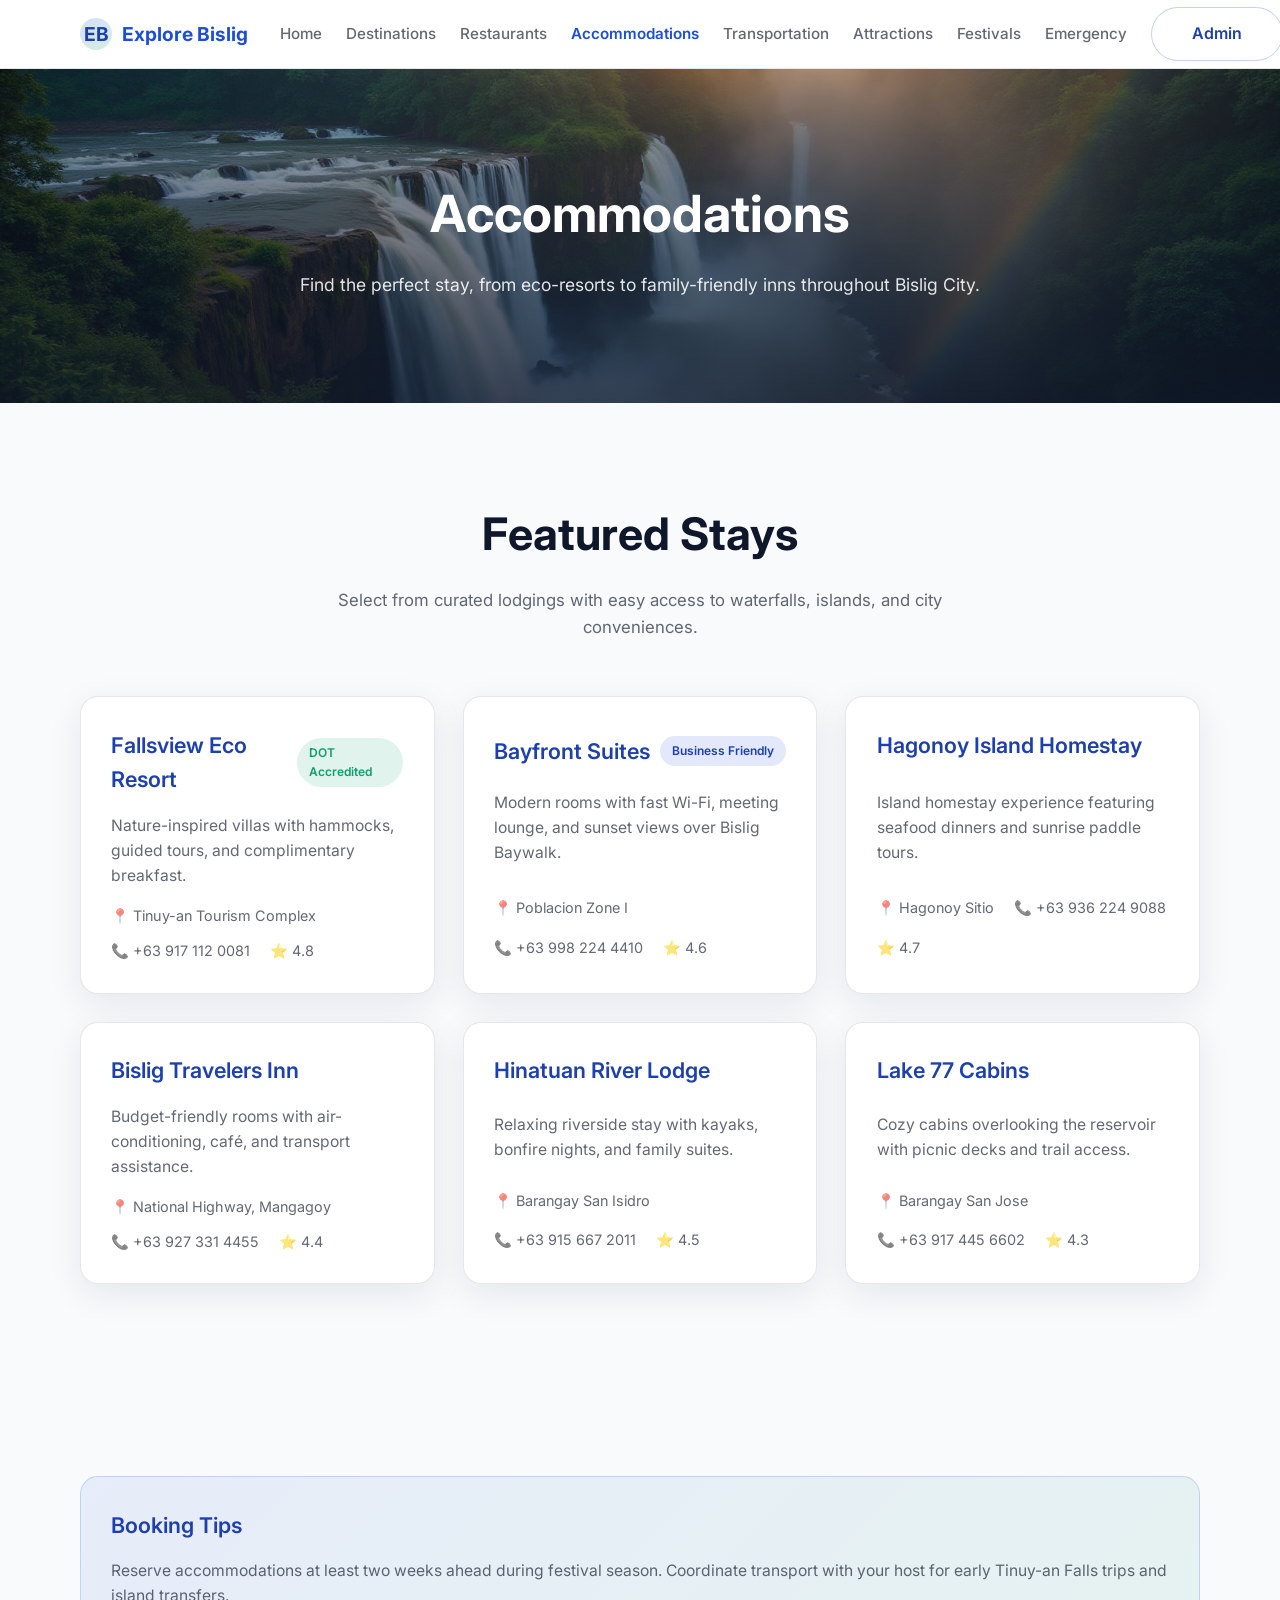
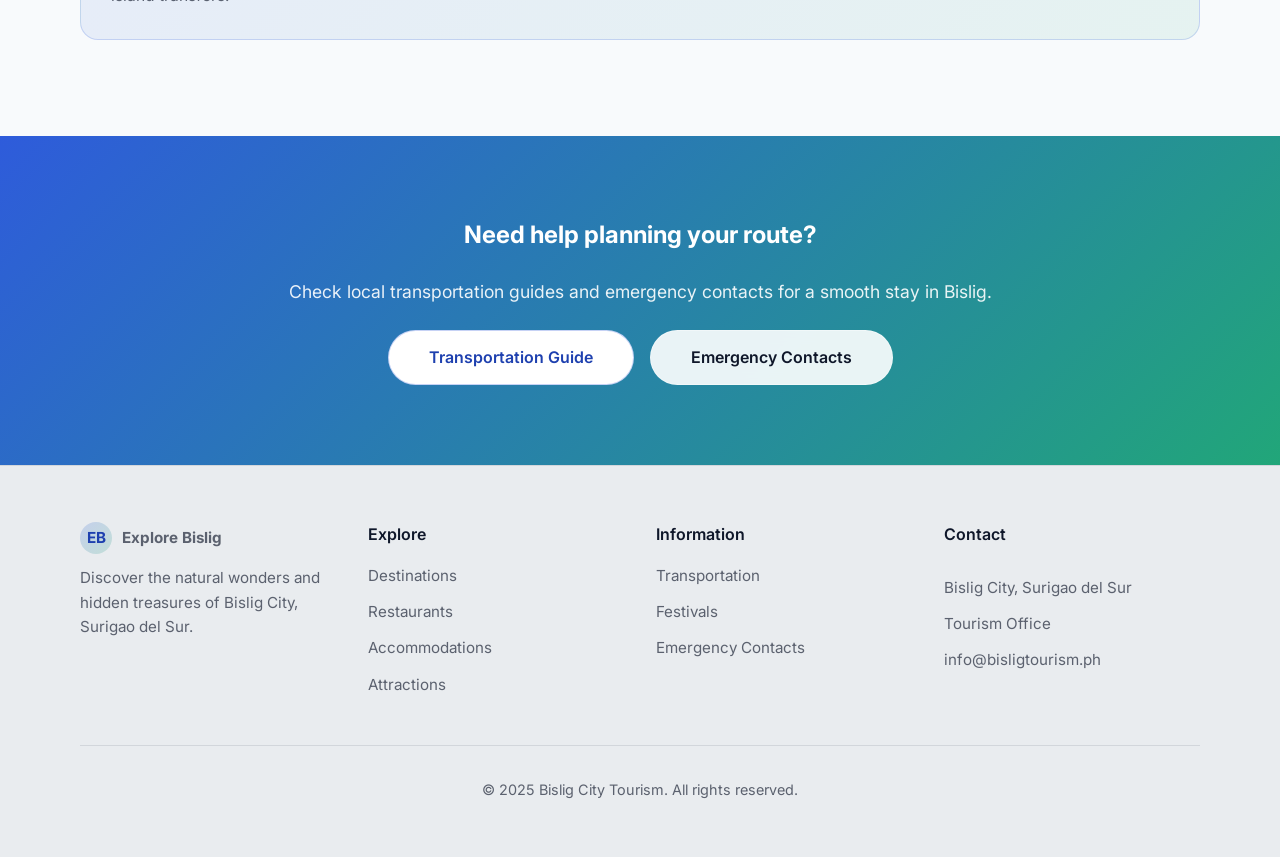
<file: accommodations.html>
<!doctype html>
<html lang="en">
  <head>
    <meta charset="utf-8" />
    <meta name="viewport" content="width=device-width, initial-scale=1" />
    <title>Bislig Accommodations</title>
    <meta
      name="description"
      content="Browse Bislig City's hotels, resorts, and homestays for every traveler."
    />
    <link rel="preconnect" href="https://fonts.googleapis.com" />
    <link rel="preconnect" href="https://fonts.gstatic.com" crossorigin />
    <link
      href="https://fonts.googleapis.com/css2?family=Inter:wght@400;500;600;700&display=swap"
      rel="stylesheet"
    />
    <link rel="stylesheet" href="styles.css" />
  </head>
  <body>
    <header class="navbar">
      <div class="container nav-container">
        <a class="logo" href="index.html" aria-label="Explore Bislig logo">
          <span class="palm" aria-hidden="true">EB</span>
          Explore&nbsp;Bislig
        </a>
        <input type="checkbox" id="nav-toggle" class="nav-toggle" />
        <label for="nav-toggle" class="nav-toggle-label" aria-label="Toggle navigation menu">
          ☰
        </label>
        <nav class="nav-links" aria-label="Primary">
          <a class="nav-link" href="index.html">Home</a>
          <a class="nav-link" href="destinations.html">Destinations</a>
          <a class="nav-link" href="restaurants.html">Restaurants</a>
          <a class="nav-link active" href="accommodations.html">Accommodations</a>
          <a class="nav-link" href="transportation.html">Transportation</a>
          <a class="nav-link" href="attractions.html">Attractions</a>
          <a class="nav-link" href="festivals.html">Festivals</a>
          <a class="nav-link" href="emergency.html">Emergency</a>
          <a class="btn btn-secondary" href="admin/admin.php">Admin</a>
        </nav>
      </div>
    </header>

    <main>
      <section class="page-hero" style="--hero-image: url('assets/tinuyan-falls-hero.jpg');">
        <div class="container">
          <h1>Accommodations</h1>
          <p>Find the perfect stay, from eco-resorts to family-friendly inns throughout Bislig City.</p>
        </div>
      </section>

      <section class="section">
        <div class="container">
          <header class="section-header">
            <h2>Featured Stays</h2>
            <p>Select from curated lodgings with easy access to waterfalls, islands, and city conveniences.</p>
          </header>
          <div class="grid three">
            <article class="card">
              <div class="flex-between">
                <h3>Fallsview Eco Resort</h3>
                <span class="badge">DOT Accredited</span>
              </div>
              <p>Nature-inspired villas with hammocks, guided tours, and complimentary breakfast.</p>
              <div class="meta">
                <span>📍 Tinuy-an Tourism Complex</span>
                <span>📞 +63 917 112 0081</span>
                <span>⭐ 4.8</span>
              </div>
            </article>
            <article class="card">
              <div class="flex-between">
                <h3>Bayfront Suites</h3>
                <span class="badge blue">Business Friendly</span>
              </div>
              <p>Modern rooms with fast Wi-Fi, meeting lounge, and sunset views over Bislig Baywalk.</p>
              <div class="meta">
                <span>📍 Poblacion Zone I</span>
                <span>📞 +63 998 224 4410</span>
                <span>⭐ 4.6</span>
              </div>
            </article>
            <article class="card">
              <h3>Hagonoy Island Homestay</h3>
              <p>Island homestay experience featuring seafood dinners and sunrise paddle tours.</p>
              <div class="meta">
                <span>📍 Hagonoy Sitio</span>
                <span>📞 +63 936 224 9088</span>
                <span>⭐ 4.7</span>
              </div>
            </article>
            <article class="card">
              <h3>Bislig Travelers Inn</h3>
              <p>Budget-friendly rooms with air-conditioning, café, and transport assistance.</p>
              <div class="meta">
                <span>📍 National Highway, Mangagoy</span>
                <span>📞 +63 927 331 4455</span>
                <span>⭐ 4.4</span>
              </div>
            </article>
            <article class="card">
              <h3>Hinatuan River Lodge</h3>
              <p>Relaxing riverside stay with kayaks, bonfire nights, and family suites.</p>
              <div class="meta">
                <span>📍 Barangay San Isidro</span>
                <span>📞 +63 915 667 2011</span>
                <span>⭐ 4.5</span>
              </div>
            </article>
            <article class="card">
              <h3>Lake 77 Cabins</h3>
              <p>Cozy cabins overlooking the reservoir with picnic decks and trail access.</p>
              <div class="meta">
                <span>📍 Barangay San Jose</span>
                <span>📞 +63 917 445 6602</span>
                <span>⭐ 4.3</span>
              </div>
            </article>
          </div>
        </div>
      </section>

      <section class="section">
        <div class="container">
          <div class="card highlight">
            <h3>Booking Tips</h3>
            <p>
              Reserve accommodations at least two weeks ahead during festival season. Coordinate transport with your
              host for early Tinuy-an Falls trips and island transfers.
            </p>
          </div>
        </div>
      </section>
    </main>

    <section class="cta-section">
      <div class="container">
        <h2 class="weight-semibold">Need help planning your route?</h2>
        <p>Check local transportation guides and emergency contacts for a smooth stay in Bislig.</p>
        <div class="button-row">
          <a class="btn btn-secondary" href="transportation.html">Transportation Guide</a>
          <a class="btn btn-outline" href="emergency.html">Emergency Contacts</a>
        </div>
      </div>
    </section>

    <footer class="footer">
      <div class="container">
        <div class="footer-grid">
          <div class="flex-col gap-sm">
            <span class="logo">
              <span class="palm" aria-hidden="true">EB</span>
              Explore&nbsp;Bislig
            </span>
            <p>
              Discover the natural wonders and hidden treasures of Bislig City, Surigao del Sur.
            </p>
          </div>
          <div>
            <h4>Explore</h4>
            <div class="flex-col gap-sm">
              <a href="destinations.html">Destinations</a>
              <a href="restaurants.html">Restaurants</a>
              <a href="accommodations.html">Accommodations</a>
              <a href="attractions.html">Attractions</a>
            </div>
          </div>
          <div>
            <h4>Information</h4>
            <div class="flex-col gap-sm">
              <a href="transportation.html">Transportation</a>
              <a href="festivals.html">Festivals</a>
              <a href="emergency.html">Emergency Contacts</a>
            </div>
          </div>
          <div class="flex-col gap-sm">
            <h4>Contact</h4>
            <span>Bislig City, Surigao del Sur</span>
            <span>Tourism Office</span>
            <a href="mailto:info@bisligtourism.ph">info@bisligtourism.ph</a>
          </div>
        </div>
        <div class="footer-bottom">
          &copy; 2025 Bislig City Tourism. All rights reserved.
        </div>
      </div>
    </footer>
  </body>
</html>
</file>
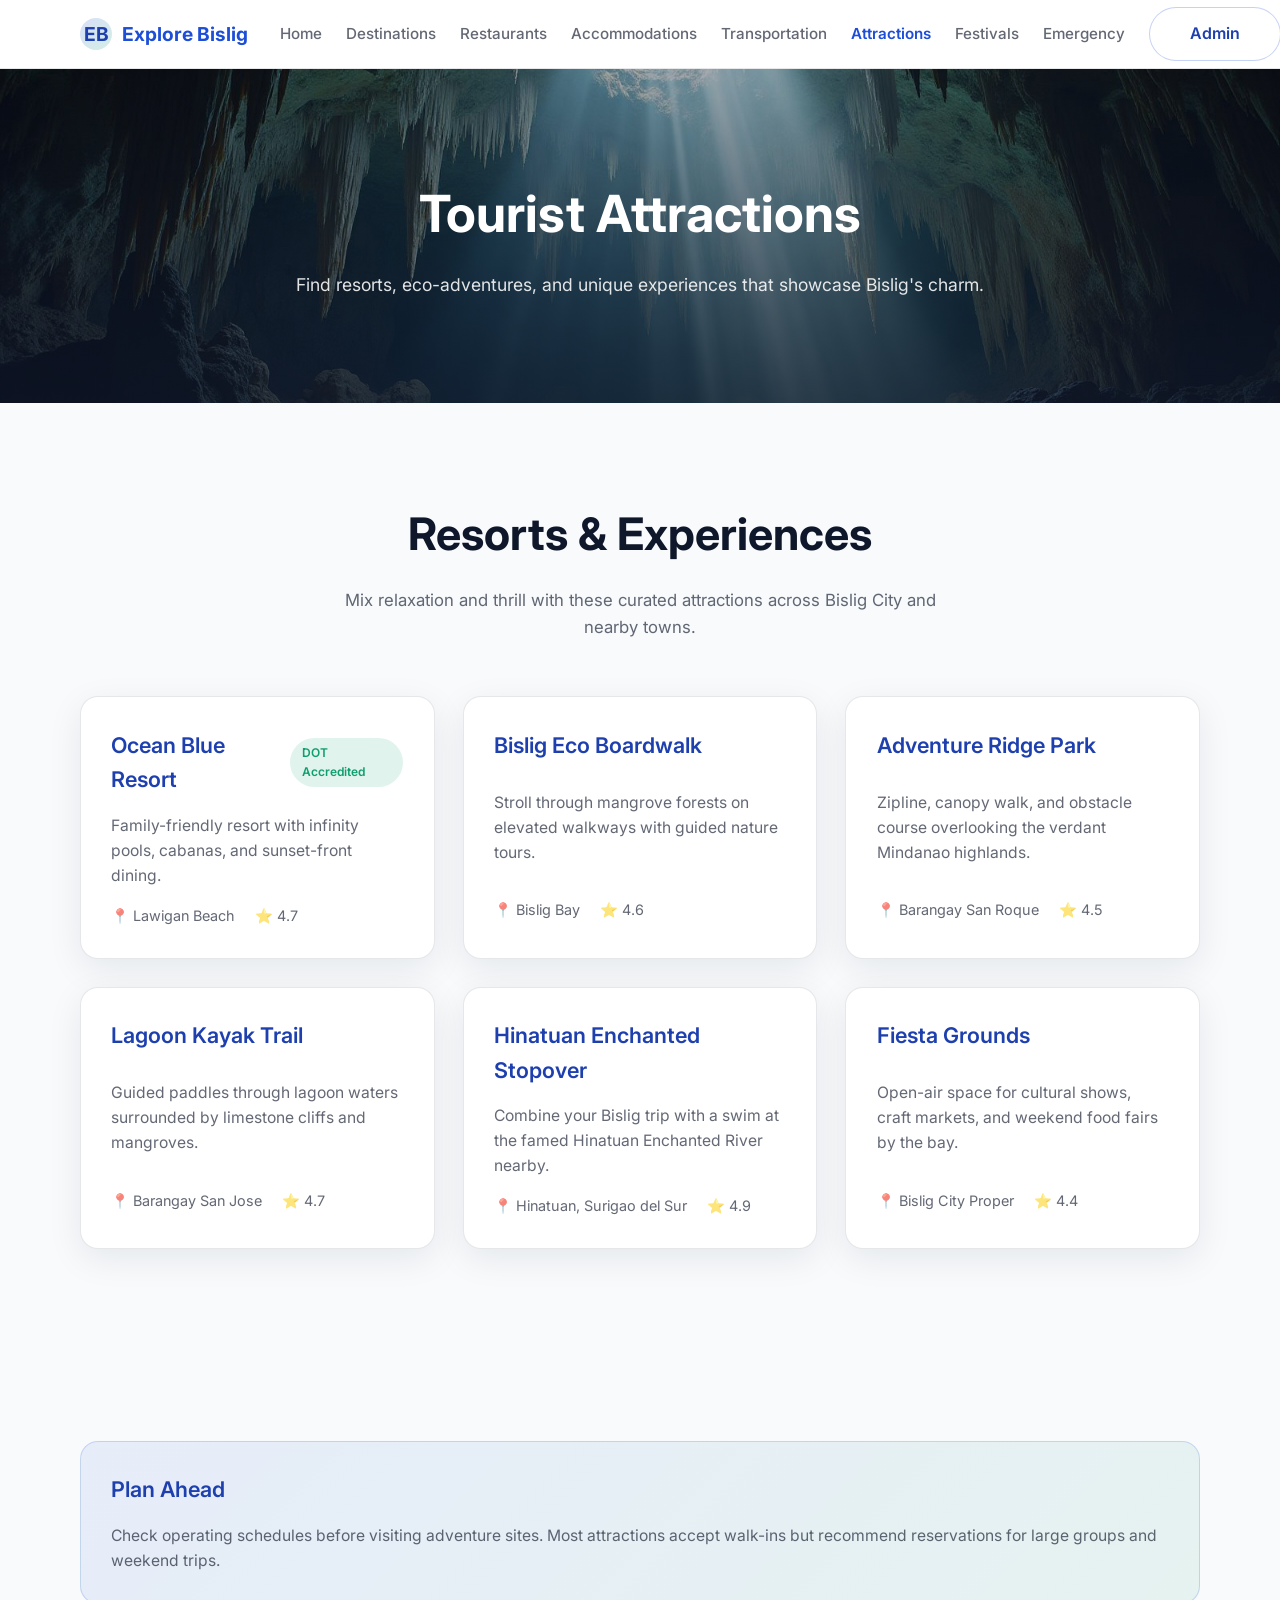
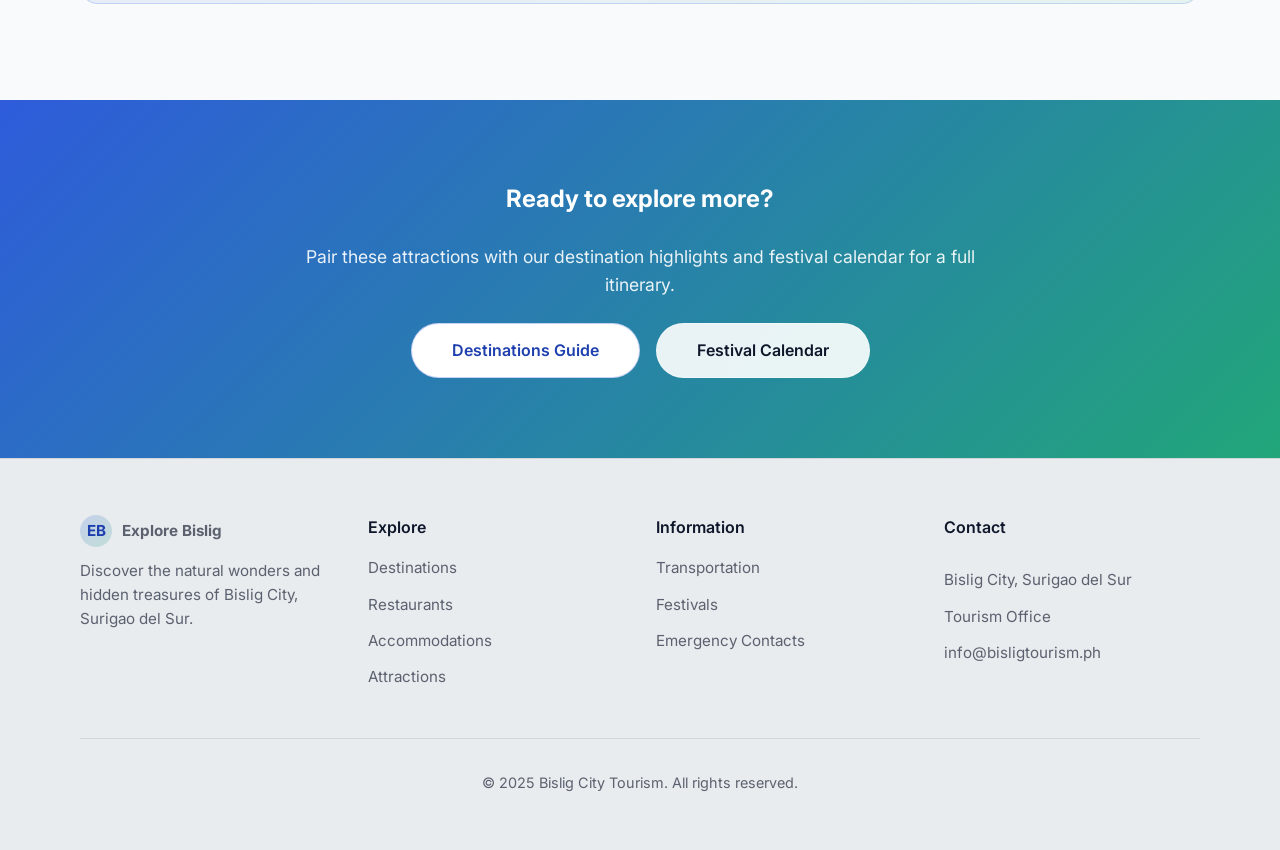
<file: attractions.html>
<!doctype html>
<html lang="en">
  <head>
    <meta charset="utf-8" />
    <meta name="viewport" content="width=device-width, initial-scale=1" />
    <title>Bislig Attractions</title>
    <meta
      name="description"
      content="Discover Bislig City's attractions including adventure parks, eco resorts, and beachfront escapes."
    />
    <link rel="preconnect" href="https://fonts.googleapis.com" />
    <link rel="preconnect" href="https://fonts.gstatic.com" crossorigin />
    <link
      href="https://fonts.googleapis.com/css2?family=Inter:wght@400;500;600;700&display=swap"
      rel="stylesheet"
    />
    <link rel="stylesheet" href="styles.css" />
  </head>
  <body>
    <header class="navbar">
      <div class="container nav-container">
        <a class="logo" href="index.html" aria-label="Explore Bislig logo">
          <span class="palm" aria-hidden="true">EB</span>
          Explore&nbsp;Bislig
        </a>
        <input type="checkbox" id="nav-toggle" class="nav-toggle" />
        <label for="nav-toggle" class="nav-toggle-label" aria-label="Toggle navigation menu">
          ☰
        </label>
        <nav class="nav-links" aria-label="Primary">
          <a class="nav-link" href="index.html">Home</a>
          <a class="nav-link" href="destinations.html">Destinations</a>
          <a class="nav-link" href="restaurants.html">Restaurants</a>
          <a class="nav-link" href="accommodations.html">Accommodations</a>
          <a class="nav-link" href="transportation.html">Transportation</a>
          <a class="nav-link active" href="attractions.html">Attractions</a>
          <a class="nav-link" href="festivals.html">Festivals</a>
          <a class="nav-link" href="emergency.html">Emergency</a>
          <a class="btn btn-secondary" href="admin/admin.php">Admin</a>
        </nav>
      </div>
    </header>

    <main>
      <section class="page-hero" style="--hero-image: url('assets/hinayagan-cave.jpg');">
        <div class="container">
          <h1>Tourist Attractions</h1>
          <p>Find resorts, eco-adventures, and unique experiences that showcase Bislig's charm.</p>
        </div>
      </section>

      <section class="section">
        <div class="container">
          <header class="section-header">
            <h2>Resorts &amp; Experiences</h2>
            <p>Mix relaxation and thrill with these curated attractions across Bislig City and nearby towns.</p>
          </header>
          <div class="grid three">
            <article class="card">
              <div class="flex-between">
                <h3>Ocean Blue Resort</h3>
                <span class="badge">DOT Accredited</span>
              </div>
              <p>Family-friendly resort with infinity pools, cabanas, and sunset-front dining.</p>
              <div class="meta">
                <span>📍 Lawigan Beach</span>
                <span>⭐ 4.7</span>
              </div>
            </article>
            <article class="card">
              <h3>Bislig Eco Boardwalk</h3>
              <p>Stroll through mangrove forests on elevated walkways with guided nature tours.</p>
              <div class="meta">
                <span>📍 Bislig Bay</span>
                <span>⭐ 4.6</span>
              </div>
            </article>
            <article class="card">
              <h3>Adventure Ridge Park</h3>
              <p>Zipline, canopy walk, and obstacle course overlooking the verdant Mindanao highlands.</p>
              <div class="meta">
                <span>📍 Barangay San Roque</span>
                <span>⭐ 4.5</span>
              </div>
            </article>
            <article class="card">
              <h3>Lagoon Kayak Trail</h3>
              <p>Guided paddles through lagoon waters surrounded by limestone cliffs and mangroves.</p>
              <div class="meta">
                <span>📍 Barangay San Jose</span>
                <span>⭐ 4.7</span>
              </div>
            </article>
            <article class="card">
              <h3>Hinatuan Enchanted Stopover</h3>
              <p>Combine your Bislig trip with a swim at the famed Hinatuan Enchanted River nearby.</p>
              <div class="meta">
                <span>📍 Hinatuan, Surigao del Sur</span>
                <span>⭐ 4.9</span>
              </div>
            </article>
            <article class="card">
              <h3>Fiesta Grounds</h3>
              <p>Open-air space for cultural shows, craft markets, and weekend food fairs by the bay.</p>
              <div class="meta">
                <span>📍 Bislig City Proper</span>
                <span>⭐ 4.4</span>
              </div>
            </article>
          </div>
        </div>
      </section>

      <section class="section">
        <div class="container">
          <div class="card highlight">
            <h3>Plan Ahead</h3>
            <p>
              Check operating schedules before visiting adventure sites. Most attractions accept walk-ins but recommend
              reservations for large groups and weekend trips.
            </p>
          </div>
        </div>
      </section>
    </main>

    <section class="cta-section">
      <div class="container">
        <h2 class="weight-semibold">Ready to explore more?</h2>
        <p>Pair these attractions with our destination highlights and festival calendar for a full itinerary.</p>
        <div class="button-row">
          <a class="btn btn-secondary" href="destinations.html">Destinations Guide</a>
          <a class="btn btn-outline" href="festivals.html">Festival Calendar</a>
        </div>
      </div>
    </section>

    <footer class="footer">
      <div class="container">
        <div class="footer-grid">
          <div class="flex-col gap-sm">
            <span class="logo">
              <span class="palm" aria-hidden="true">EB</span>
              Explore&nbsp;Bislig
            </span>
            <p>
              Discover the natural wonders and hidden treasures of Bislig City, Surigao del Sur.
            </p>
          </div>
          <div>
            <h4>Explore</h4>
            <div class="flex-col gap-sm">
              <a href="destinations.html">Destinations</a>
              <a href="restaurants.html">Restaurants</a>
              <a href="accommodations.html">Accommodations</a>
              <a href="attractions.html">Attractions</a>
            </div>
          </div>
          <div>
            <h4>Information</h4>
            <div class="flex-col gap-sm">
              <a href="transportation.html">Transportation</a>
              <a href="festivals.html">Festivals</a>
              <a href="emergency.html">Emergency Contacts</a>
            </div>
          </div>
          <div class="flex-col gap-sm">
            <h4>Contact</h4>
            <span>Bislig City, Surigao del Sur</span>
            <span>Tourism Office</span>
            <a href="mailto:info@bisligtourism.ph">info@bisligtourism.ph</a>
          </div>
        </div>
        <div class="footer-bottom">
          &copy; 2025 Bislig City Tourism. All rights reserved.
        </div>
      </div>
    </footer>
  </body>
</html>
</file>
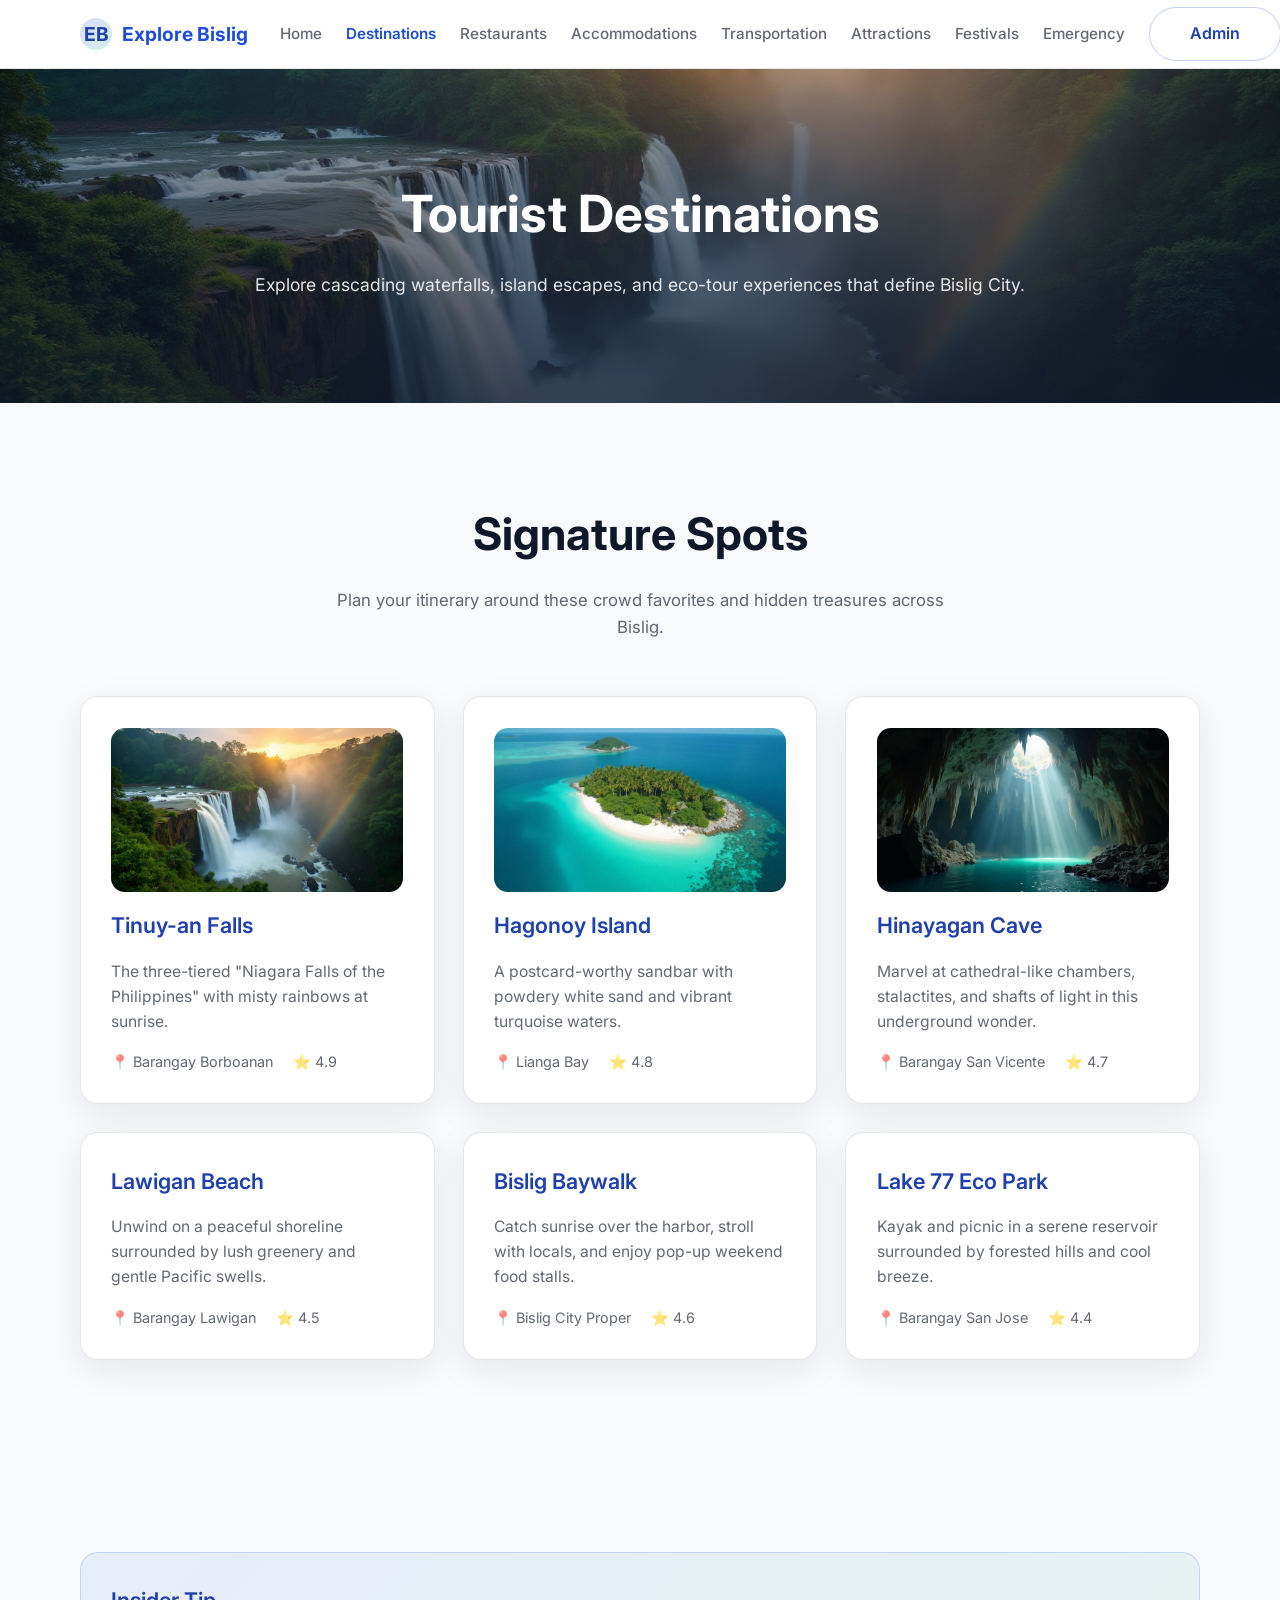
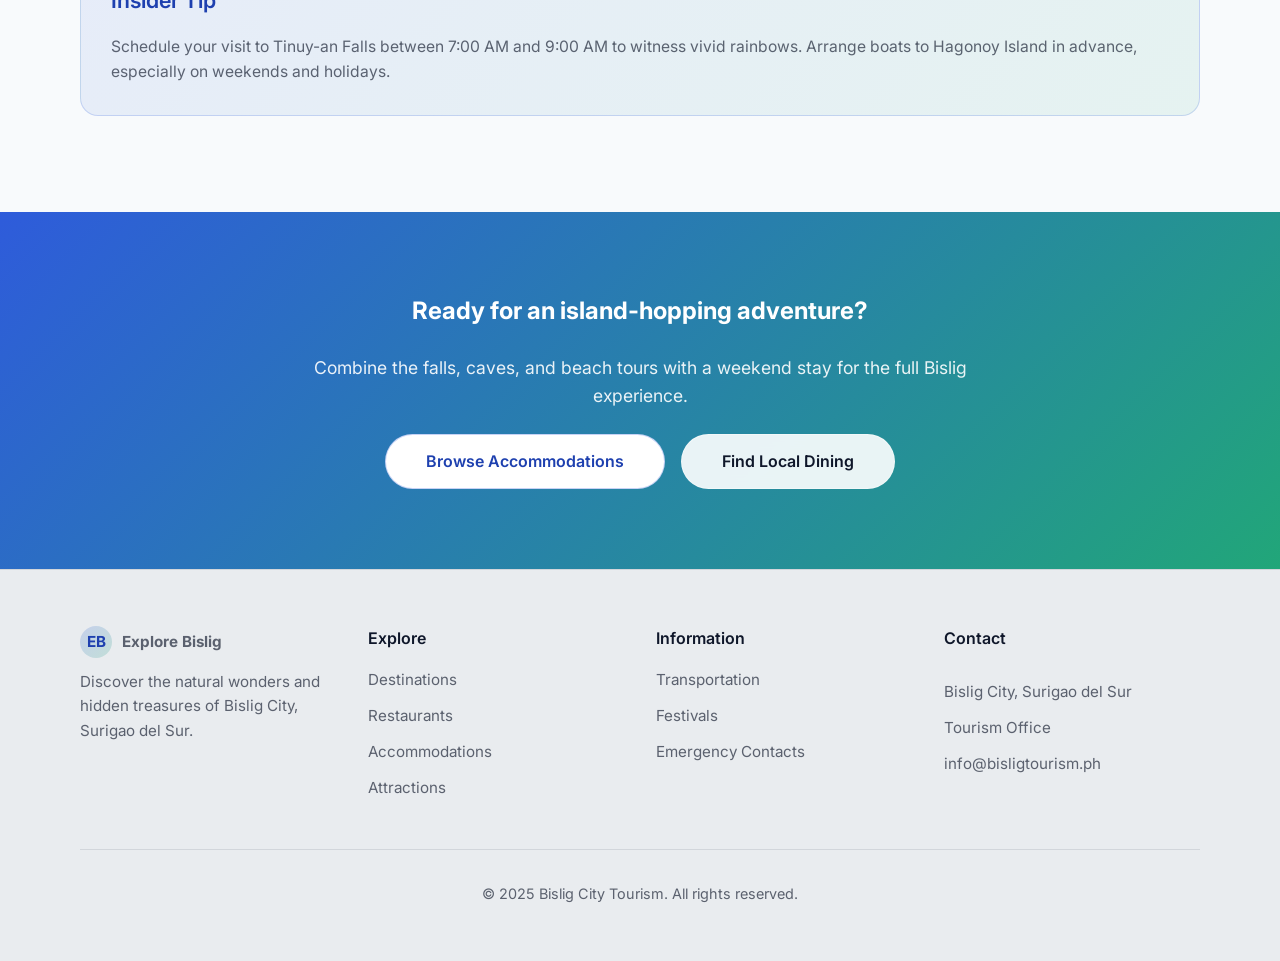
<file: destinations.html>
<!doctype html>
<html lang="en">
  <head>
    <meta charset="utf-8" />
    <meta name="viewport" content="width=device-width, initial-scale=1" />
    <title>Bislig Destinations</title>
    <meta
      name="description"
      content="Discover the top tourist destinations in Bislig City, including waterfalls, caves, islands, and eco-adventures."
    />
    <link rel="preconnect" href="https://fonts.googleapis.com" />
    <link rel="preconnect" href="https://fonts.gstatic.com" crossorigin />
    <link
      href="https://fonts.googleapis.com/css2?family=Inter:wght@400;500;600;700&display=swap"
      rel="stylesheet"
    />
    <link rel="stylesheet" href="styles.css" />
  </head>
  <body>
    <header class="navbar">
      <div class="container nav-container">
        <a class="logo" href="index.html" aria-label="Explore Bislig logo">
          <span class="palm" aria-hidden="true">EB</span>
          Explore&nbsp;Bislig
        </a>
        <input type="checkbox" id="nav-toggle" class="nav-toggle" />
        <label for="nav-toggle" class="nav-toggle-label" aria-label="Toggle navigation menu">
          ☰
        </label>
        <nav class="nav-links" aria-label="Primary">
          <a class="nav-link" href="index.html">Home</a>
          <a class="nav-link active" href="destinations.html">Destinations</a>
          <a class="nav-link" href="restaurants.html">Restaurants</a>
          <a class="nav-link" href="accommodations.html">Accommodations</a>
          <a class="nav-link" href="transportation.html">Transportation</a>
          <a class="nav-link" href="attractions.html">Attractions</a>
          <a class="nav-link" href="festivals.html">Festivals</a>
          <a class="nav-link" href="emergency.html">Emergency</a>
          <a class="btn btn-secondary" href="admin/admin.php">Admin</a>
        </nav>
      </div>
    </header>

    <main>
      <section
        class="page-hero"
        style="--hero-image: url('assets/tinuyan-falls-hero.jpg');"
      >
        <div class="container">
          <h1>Tourist Destinations</h1>
          <p>Explore cascading waterfalls, island escapes, and eco-tour experiences that define Bislig City.</p>
        </div>
      </section>

      <section class="section">
        <div class="container">
          <header class="section-header">
            <h2>Signature Spots</h2>
            <p>Plan your itinerary around these crowd favorites and hidden treasures across Bislig.</p>
          </header>
          <div class="grid three">
            <article class="card">
              <img class="rounded" src="assets/tinuyan-falls-hero.jpg" alt="Tinuy-an Falls" />
              <h3>Tinuy-an Falls</h3>
              <p>The three-tiered "Niagara Falls of the Philippines" with misty rainbows at sunrise.</p>
              <div class="meta">
                <span>📍 Barangay Borboanan</span>
                <span>⭐ 4.9</span>
              </div>
            </article>
            <article class="card">
              <img class="rounded" src="assets/hagonoy-island.jpg" alt="Hagonoy Island shoreline" />
              <h3>Hagonoy Island</h3>
              <p>A postcard-worthy sandbar with powdery white sand and vibrant turquoise waters.</p>
              <div class="meta">
                <span>📍 Lianga Bay</span>
                <span>⭐ 4.8</span>
              </div>
            </article>
            <article class="card">
              <img class="rounded" src="assets/hinayagan-cave.jpg" alt="Hinayagan Cave interior" />
              <h3>Hinayagan Cave</h3>
              <p>Marvel at cathedral-like chambers, stalactites, and shafts of light in this underground wonder.</p>
              <div class="meta">
                <span>📍 Barangay San Vicente</span>
                <span>⭐ 4.7</span>
              </div>
            </article>
            <article class="card">
              <h3>Lawigan Beach</h3>
              <p>Unwind on a peaceful shoreline surrounded by lush greenery and gentle Pacific swells.</p>
              <div class="meta">
                <span>📍 Barangay Lawigan</span>
                <span>⭐ 4.5</span>
              </div>
            </article>
            <article class="card">
              <h3>Bislig Baywalk</h3>
              <p>Catch sunrise over the harbor, stroll with locals, and enjoy pop-up weekend food stalls.</p>
              <div class="meta">
                <span>📍 Bislig City Proper</span>
                <span>⭐ 4.6</span>
              </div>
            </article>
            <article class="card">
              <h3>Lake 77 Eco Park</h3>
              <p>Kayak and picnic in a serene reservoir surrounded by forested hills and cool breeze.</p>
              <div class="meta">
                <span>📍 Barangay San Jose</span>
                <span>⭐ 4.4</span>
              </div>
            </article>
          </div>
        </div>
      </section>

      <section class="section">
        <div class="container">
          <div class="card highlight">
            <h3>Insider Tip</h3>
            <p>
              Schedule your visit to Tinuy-an Falls between 7:00 AM and 9:00 AM to witness vivid rainbows.
              Arrange boats to Hagonoy Island in advance, especially on weekends and holidays.
            </p>
          </div>
        </div>
      </section>
    </main>

    <section class="cta-section">
      <div class="container">
        <h2 class="weight-semibold">Ready for an island-hopping adventure?</h2>
        <p>Combine the falls, caves, and beach tours with a weekend stay for the full Bislig experience.</p>
        <div class="button-row">
          <a class="btn btn-secondary" href="accommodations.html">Browse Accommodations</a>
          <a class="btn btn-outline" href="restaurants.html">Find Local Dining</a>
        </div>
      </div>
    </section>

    <footer class="footer">
      <div class="container">
        <div class="footer-grid">
          <div class="flex-col gap-sm">
            <span class="logo">
              <span class="palm" aria-hidden="true">EB</span>
              Explore&nbsp;Bislig
            </span>
            <p>
              Discover the natural wonders and hidden treasures of Bislig City, Surigao del Sur.
            </p>
          </div>
          <div>
            <h4>Explore</h4>
            <div class="flex-col gap-sm">
              <a href="destinations.html">Destinations</a>
              <a href="restaurants.html">Restaurants</a>
              <a href="accommodations.html">Accommodations</a>
              <a href="attractions.html">Attractions</a>
            </div>
          </div>
          <div>
            <h4>Information</h4>
            <div class="flex-col gap-sm">
              <a href="transportation.html">Transportation</a>
              <a href="festivals.html">Festivals</a>
              <a href="emergency.html">Emergency Contacts</a>
            </div>
          </div>
          <div class="flex-col gap-sm">
            <h4>Contact</h4>
            <span>Bislig City, Surigao del Sur</span>
            <span>Tourism Office</span>
            <a href="mailto:info@bisligtourism.ph">info@bisligtourism.ph</a>
          </div>
        </div>
        <div class="footer-bottom">
          &copy; 2025 Bislig City Tourism. All rights reserved.
        </div>
      </div>
    </footer>
  </body>
</html>
</file>
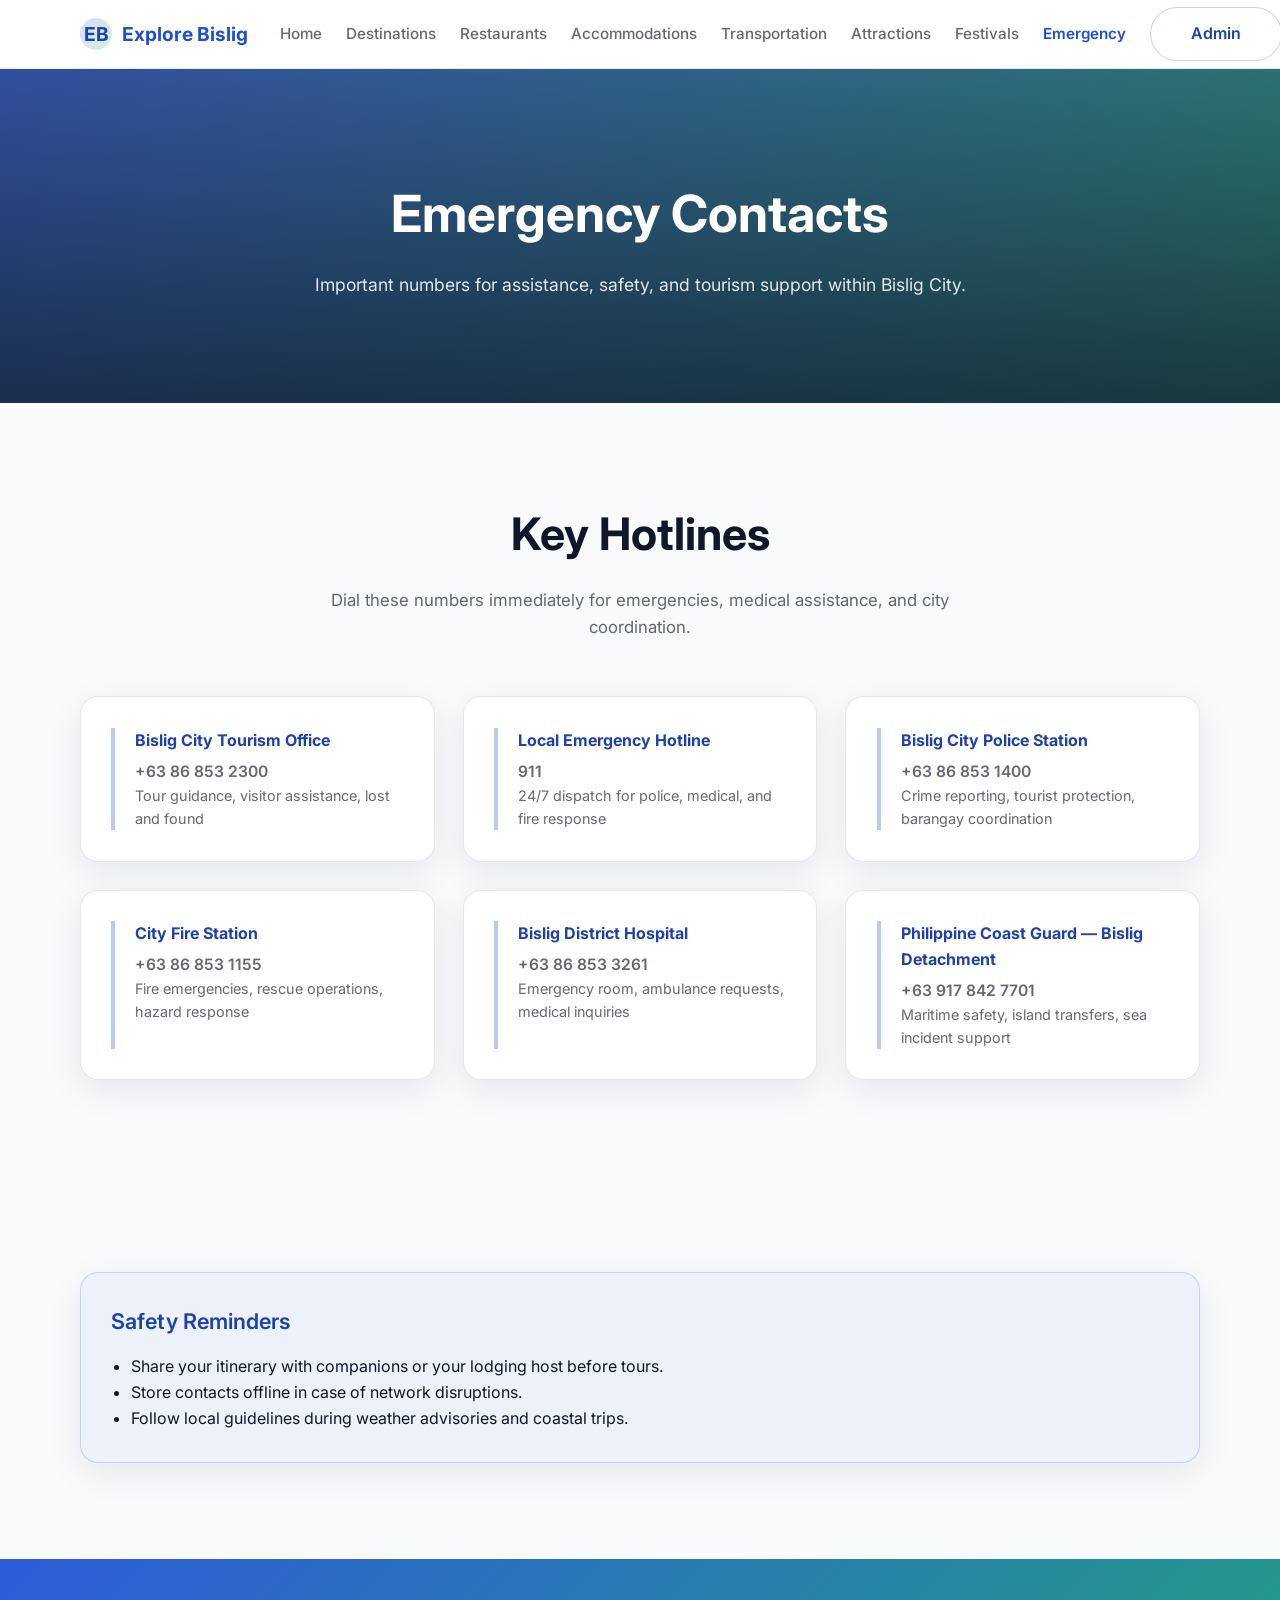
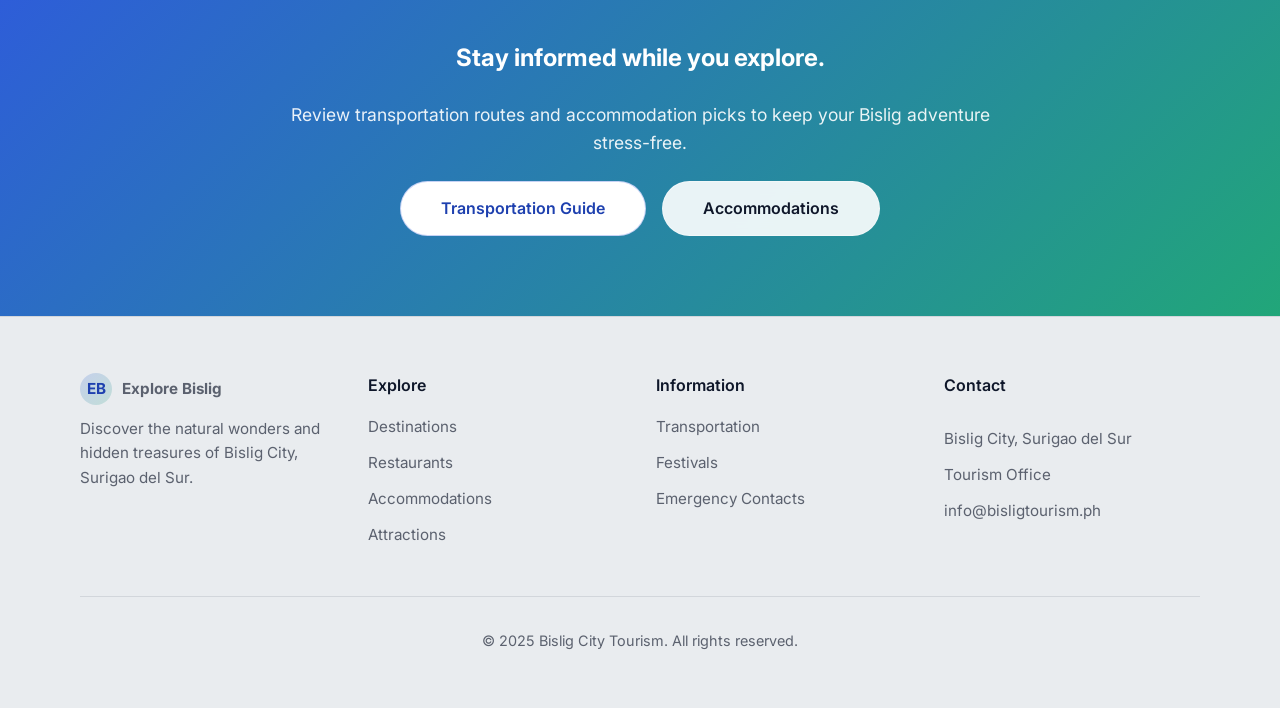
<file: emergency.html>
<!doctype html>
<html lang="en">
  <head>
    <meta charset="utf-8" />
    <meta name="viewport" content="width=device-width, initial-scale=1" />
    <title>Bislig Emergency Contacts</title>
    <meta
      name="description"
      content="Keep critical emergency contacts handy for Bislig City's tourism office, hospitals, and first responders."
    />
    <link rel="preconnect" href="https://fonts.googleapis.com" />
    <link rel="preconnect" href="https://fonts.gstatic.com" crossorigin />
    <link
      href="https://fonts.googleapis.com/css2?family=Inter:wght@400;500;600;700&display=swap"
      rel="stylesheet"
    />
    <link rel="stylesheet" href="styles.css" />
  </head>
  <body>
    <header class="navbar">
      <div class="container nav-container">
        <a class="logo" href="index.html" aria-label="Explore Bislig logo">
          <span class="palm" aria-hidden="true">EB</span>
          Explore&nbsp;Bislig
        </a>
        <input type="checkbox" id="nav-toggle" class="nav-toggle" />
        <label for="nav-toggle" class="nav-toggle-label" aria-label="Toggle navigation menu">
          ☰
        </label>
        <nav class="nav-links" aria-label="Primary">
          <a class="nav-link" href="index.html">Home</a>
          <a class="nav-link" href="destinations.html">Destinations</a>
          <a class="nav-link" href="restaurants.html">Restaurants</a>
          <a class="nav-link" href="accommodations.html">Accommodations</a>
          <a class="nav-link" href="transportation.html">Transportation</a>
          <a class="nav-link" href="attractions.html">Attractions</a>
          <a class="nav-link" href="festivals.html">Festivals</a>
          <a class="nav-link active" href="emergency.html">Emergency</a>
          <a class="btn btn-secondary" href="admin/admin.php">Admin</a>
        </nav>
      </div>
    </header>

    <main>
      <section
        class="page-hero"
        style="--hero-image: linear-gradient(135deg, rgba(29,78,216,0.82), rgba(15,159,110,0.82));"
      >
        <div class="container">
          <h1>Emergency Contacts</h1>
          <p>Important numbers for assistance, safety, and tourism support within Bislig City.</p>
        </div>
      </section>

      <section class="section">
        <div class="container">
          <header class="section-header">
            <h2>Key Hotlines</h2>
            <p>Dial these numbers immediately for emergencies, medical assistance, and city coordination.</p>
          </header>
          <div class="grid two">
            <article class="card">
              <div class="contact-card">
                <strong>Bislig City Tourism Office</strong>
                <p class="text-large weight-medium">+63 86 853 2300</p>
                <div class="text-small text-muted">Tour guidance, visitor assistance, lost and found</div>
              </div>
            </article>
            <article class="card">
              <div class="contact-card">
                <strong>Local Emergency Hotline</strong>
                <p class="text-large weight-medium">911</p>
                <div class="text-small text-muted">24/7 dispatch for police, medical, and fire response</div>
              </div>
            </article>
            <article class="card">
              <div class="contact-card">
                <strong>Bislig City Police Station</strong>
                <p class="text-large weight-medium">+63 86 853 1400</p>
                <div class="text-small text-muted">Crime reporting, tourist protection, barangay coordination</div>
              </div>
            </article>
            <article class="card">
              <div class="contact-card">
                <strong>City Fire Station</strong>
                <p class="text-large weight-medium">+63 86 853 1155</p>
                <div class="text-small text-muted">Fire emergencies, rescue operations, hazard response</div>
              </div>
            </article>
            <article class="card">
              <div class="contact-card">
                <strong>Bislig District Hospital</strong>
                <p class="text-large weight-medium">+63 86 853 3261</p>
                <div class="text-small text-muted">Emergency room, ambulance requests, medical inquiries</div>
              </div>
            </article>
            <article class="card">
              <div class="contact-card">
                <strong>Philippine Coast Guard &mdash; Bislig Detachment</strong>
                <p class="text-large weight-medium">+63 917 842 7701</p>
                <div class="text-small text-muted">Maritime safety, island transfers, sea incident support</div>
              </div>
            </article>
          </div>
        </div>
      </section>

      <section class="section">
        <div class="container">
          <div class="card notice">
            <h3>Safety Reminders</h3>
            <ul>
              <li>Share your itinerary with companions or your lodging host before tours.</li>
              <li>Store contacts offline in case of network disruptions.</li>
              <li>Follow local guidelines during weather advisories and coastal trips.</li>
            </ul>
          </div>
        </div>
      </section>
    </main>

    <section class="cta-section">
      <div class="container">
        <h2 class="weight-semibold">Stay informed while you explore.</h2>
        <p>Review transportation routes and accommodation picks to keep your Bislig adventure stress-free.</p>
        <div class="button-row">
          <a class="btn btn-secondary" href="transportation.html">Transportation Guide</a>
          <a class="btn btn-outline" href="accommodations.html">Accommodations</a>
        </div>
      </div>
    </section>

    <footer class="footer">
      <div class="container">
        <div class="footer-grid">
          <div class="flex-col gap-sm">
            <span class="logo">
              <span class="palm" aria-hidden="true">EB</span>
              Explore&nbsp;Bislig
            </span>
            <p>
              Discover the natural wonders and hidden treasures of Bislig City, Surigao del Sur.
            </p>
          </div>
          <div>
            <h4>Explore</h4>
            <div class="flex-col gap-sm">
              <a href="destinations.html">Destinations</a>
              <a href="restaurants.html">Restaurants</a>
              <a href="accommodations.html">Accommodations</a>
              <a href="attractions.html">Attractions</a>
            </div>
          </div>
          <div>
            <h4>Information</h4>
            <div class="flex-col gap-sm">
              <a href="transportation.html">Transportation</a>
              <a href="festivals.html">Festivals</a>
              <a href="emergency.html">Emergency Contacts</a>
            </div>
          </div>
          <div class="flex-col gap-sm">
            <h4>Contact</h4>
            <span>Bislig City, Surigao del Sur</span>
            <span>Tourism Office</span>
            <a href="mailto:info@bisligtourism.ph">info@bisligtourism.ph</a>
          </div>
        </div>
        <div class="footer-bottom">
          &copy; 2025 Bislig City Tourism. All rights reserved.
        </div>
      </div>
    </footer>
  </body>
</html>
</file>
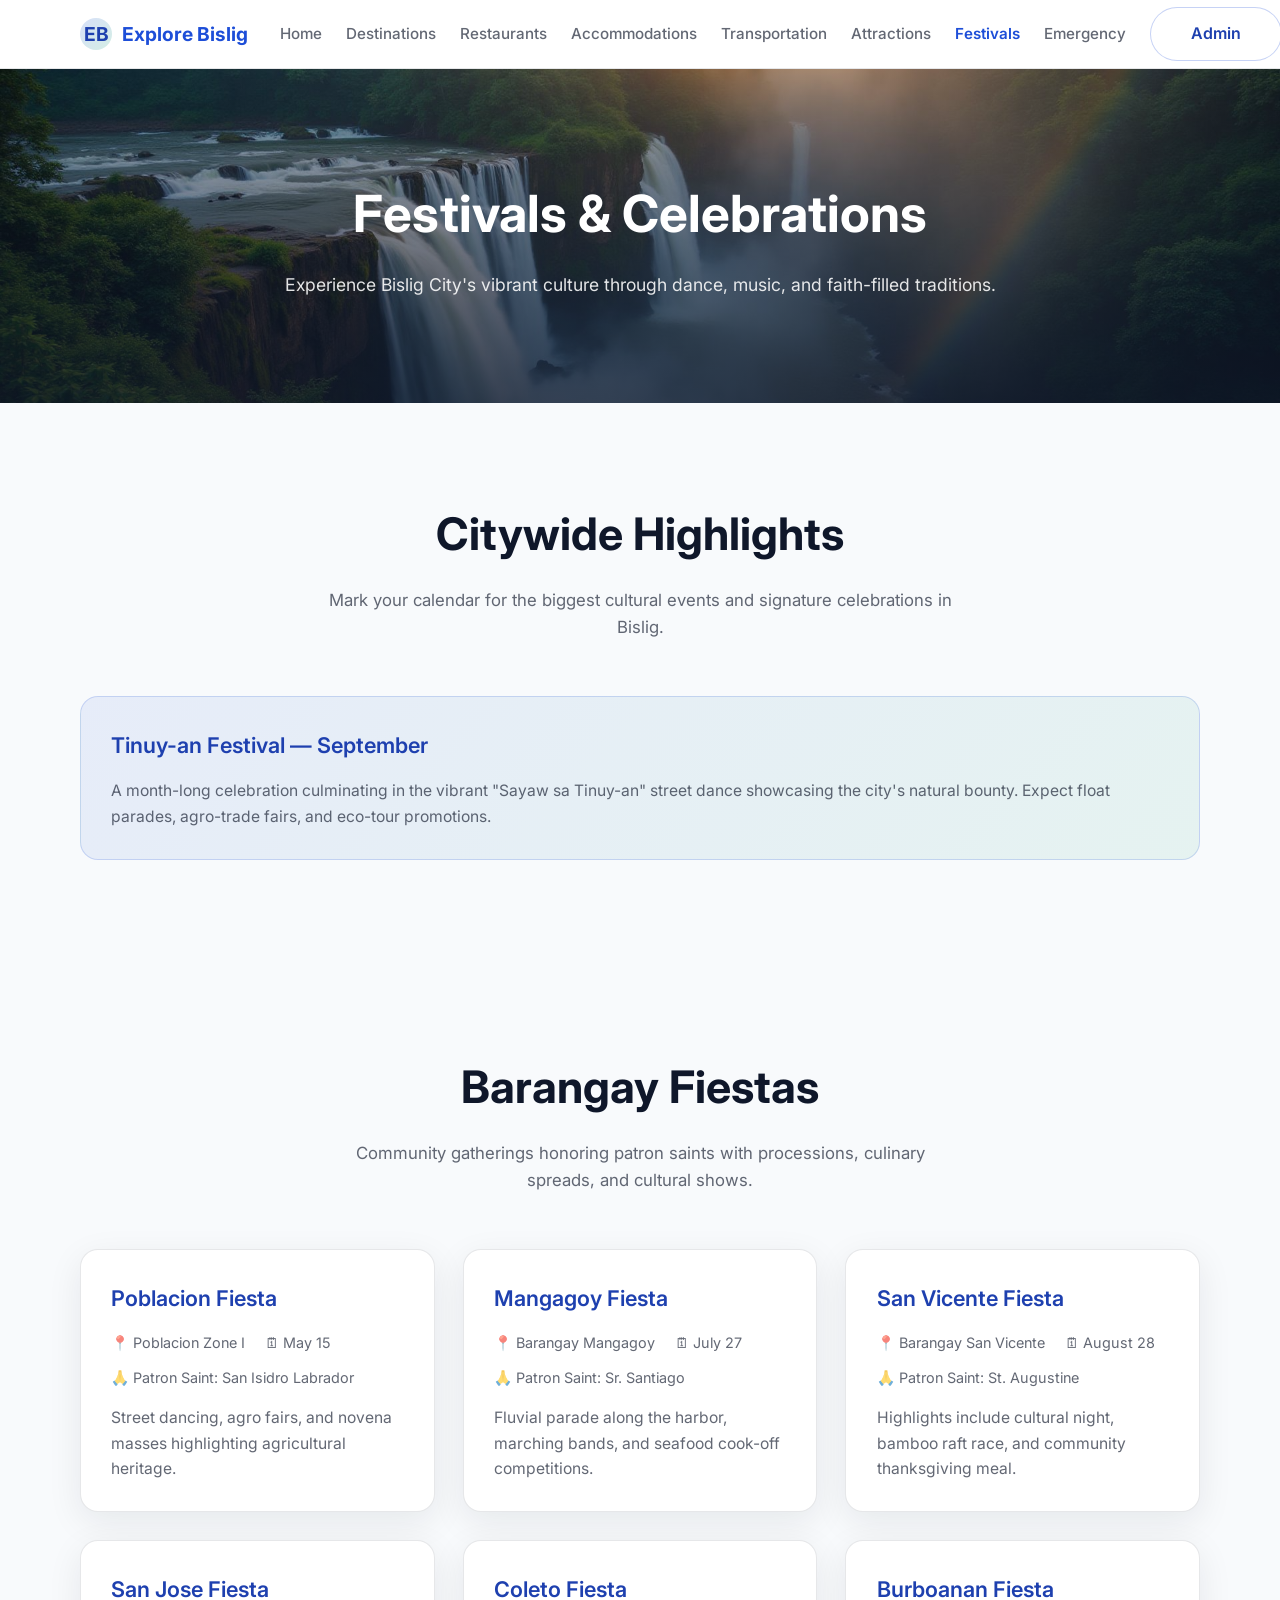
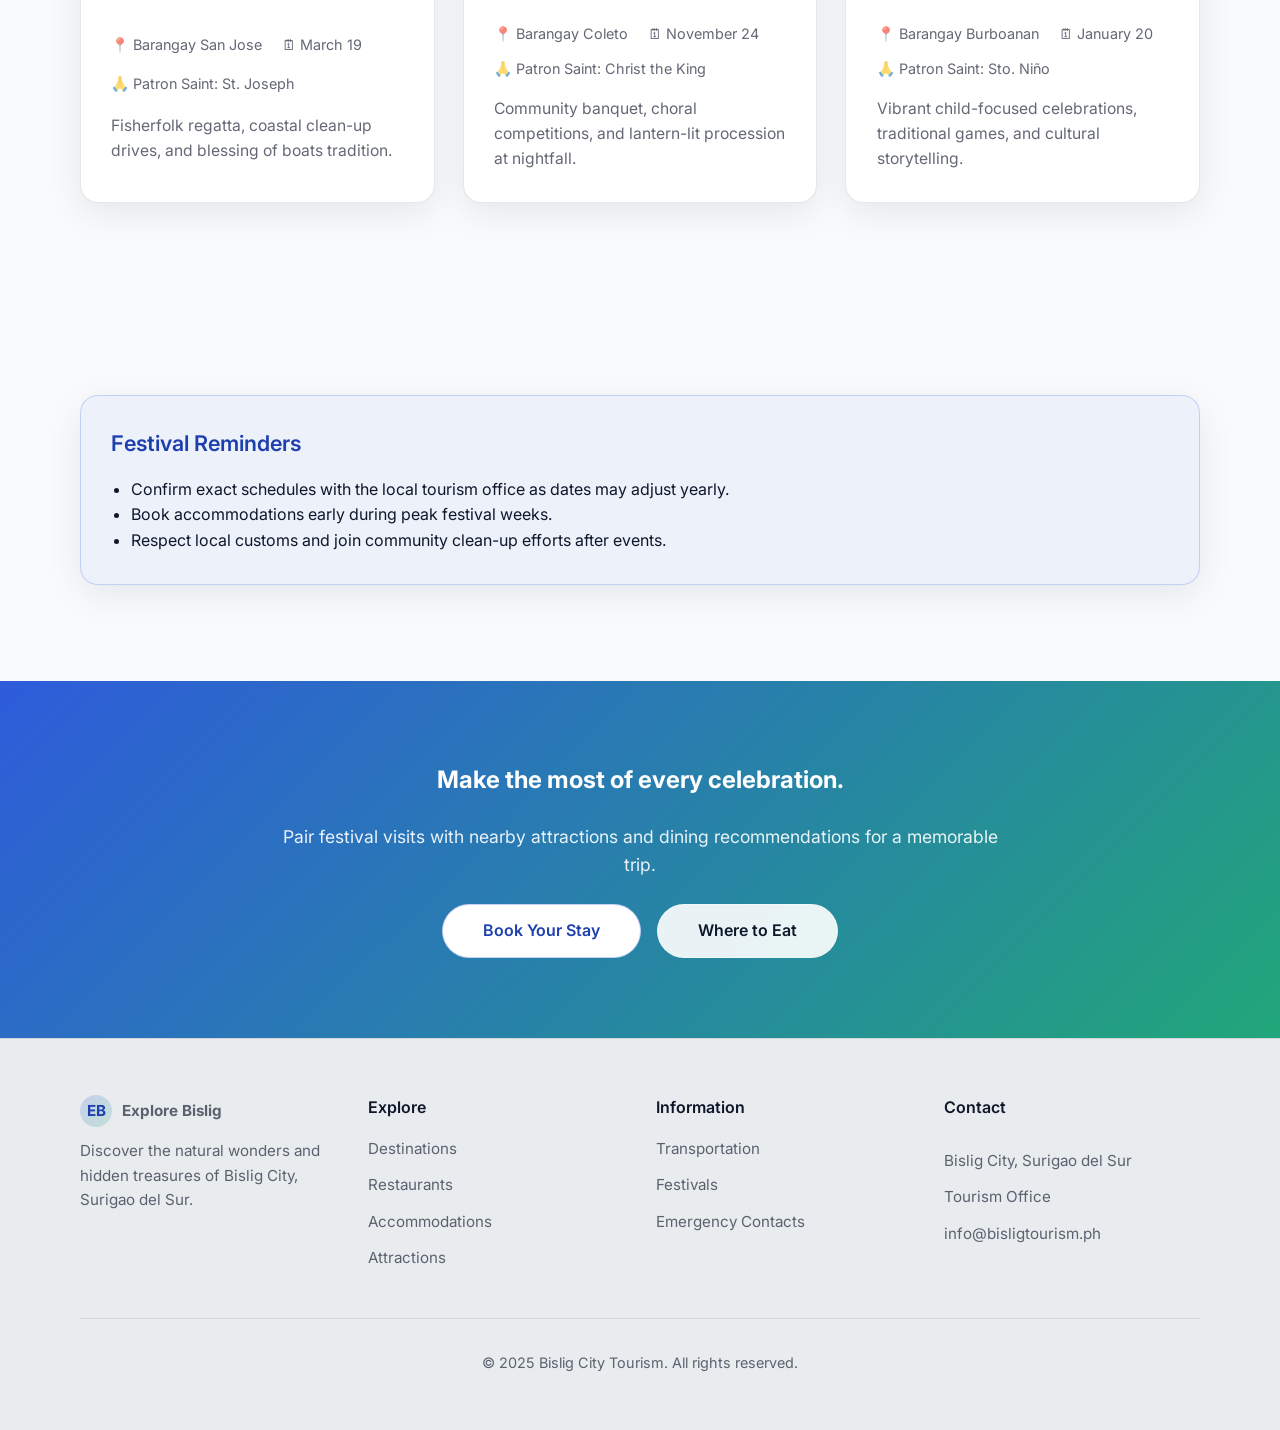
<file: festivals.html>
<!doctype html>
<html lang="en">
  <head>
    <meta charset="utf-8" />
    <meta name="viewport" content="width=device-width, initial-scale=1" />
    <title>Bislig Festivals</title>
    <meta
      name="description"
      content="Celebrate Bislig City's vibrant culture with festival highlights and barangay fiesta schedules."
    />
    <link rel="preconnect" href="https://fonts.googleapis.com" />
    <link rel="preconnect" href="https://fonts.gstatic.com" crossorigin />
    <link
      href="https://fonts.googleapis.com/css2?family=Inter:wght@400;500;600;700&display=swap"
      rel="stylesheet"
    />
    <link rel="stylesheet" href="styles.css" />
  </head>
  <body>
    <header class="navbar">
      <div class="container nav-container">
        <a class="logo" href="index.html" aria-label="Explore Bislig logo">
          <span class="palm" aria-hidden="true">EB</span>
          Explore&nbsp;Bislig
        </a>
        <input type="checkbox" id="nav-toggle" class="nav-toggle" />
        <label for="nav-toggle" class="nav-toggle-label" aria-label="Toggle navigation menu">
          ☰
        </label>
        <nav class="nav-links" aria-label="Primary">
          <a class="nav-link" href="index.html">Home</a>
          <a class="nav-link" href="destinations.html">Destinations</a>
          <a class="nav-link" href="restaurants.html">Restaurants</a>
          <a class="nav-link" href="accommodations.html">Accommodations</a>
          <a class="nav-link" href="transportation.html">Transportation</a>
          <a class="nav-link" href="attractions.html">Attractions</a>
          <a class="nav-link active" href="festivals.html">Festivals</a>
          <a class="nav-link" href="emergency.html">Emergency</a>
          <a class="btn btn-secondary" href="admin/admin.php">Admin</a>
        </nav>
      </div>
    </header>

    <main>
      <section class="page-hero" style="--hero-image: url('assets/tinuyan-falls-hero.jpg');">
        <div class="container">
          <h1>Festivals &amp; Celebrations</h1>
          <p>Experience Bislig City's vibrant culture through dance, music, and faith-filled traditions.</p>
        </div>
      </section>

      <section class="section">
        <div class="container">
          <header class="section-header">
            <h2>Citywide Highlights</h2>
            <p>Mark your calendar for the biggest cultural events and signature celebrations in Bislig.</p>
          </header>
          <div class="card highlight">
            <h3>Tinuy-an Festival &mdash; September</h3>
            <p>
              A month-long celebration culminating in the vibrant "Sayaw sa Tinuy-an" street dance showcasing the
              city's natural bounty. Expect float parades, agro-trade fairs, and eco-tour promotions.
            </p>
          </div>
        </div>
      </section>

      <section class="section">
        <div class="container">
          <header class="section-header">
            <h2>Barangay Fiestas</h2>
            <p>Community gatherings honoring patron saints with processions, culinary spreads, and cultural shows.</p>
          </header>
          <div class="grid three">
            <article class="card">
              <h3>Poblacion Fiesta</h3>
              <div class="meta">
                <span>📍 Poblacion Zone I</span>
                <span>🗓 May 15</span>
                <span>🙏 Patron Saint: San Isidro Labrador</span>
              </div>
              <p>Street dancing, agro fairs, and novena masses highlighting agricultural heritage.</p>
            </article>
            <article class="card">
              <h3>Mangagoy Fiesta</h3>
              <div class="meta">
                <span>📍 Barangay Mangagoy</span>
                <span>🗓 July 27</span>
                <span>🙏 Patron Saint: Sr. Santiago</span>
              </div>
              <p>Fluvial parade along the harbor, marching bands, and seafood cook-off competitions.</p>
            </article>
            <article class="card">
              <h3>San Vicente Fiesta</h3>
              <div class="meta">
                <span>📍 Barangay San Vicente</span>
                <span>🗓 August 28</span>
                <span>🙏 Patron Saint: St. Augustine</span>
              </div>
              <p>Highlights include cultural night, bamboo raft race, and community thanksgiving meal.</p>
            </article>
            <article class="card">
              <h3>San Jose Fiesta</h3>
              <div class="meta">
                <span>📍 Barangay San Jose</span>
                <span>🗓 March 19</span>
                <span>🙏 Patron Saint: St. Joseph</span>
              </div>
              <p>Fisherfolk regatta, coastal clean-up drives, and blessing of boats tradition.</p>
            </article>
            <article class="card">
              <h3>Coleto Fiesta</h3>
              <div class="meta">
                <span>📍 Barangay Coleto</span>
                <span>🗓 November 24</span>
                <span>🙏 Patron Saint: Christ the King</span>
              </div>
              <p>Community banquet, choral competitions, and lantern-lit procession at nightfall.</p>
            </article>
            <article class="card">
              <h3>Burboanan Fiesta</h3>
              <div class="meta">
                <span>📍 Barangay Burboanan</span>
                <span>🗓 January 20</span>
                <span>🙏 Patron Saint: Sto. Niño</span>
              </div>
              <p>Vibrant child-focused celebrations, traditional games, and cultural storytelling.</p>
            </article>
          </div>
        </div>
      </section>

      <section class="section">
        <div class="container">
          <div class="card notice">
            <h3>Festival Reminders</h3>
            <ul>
              <li>Confirm exact schedules with the local tourism office as dates may adjust yearly.</li>
              <li>Book accommodations early during peak festival weeks.</li>
              <li>Respect local customs and join community clean-up efforts after events.</li>
            </ul>
          </div>
        </div>
      </section>
    </main>

    <section class="cta-section">
      <div class="container">
        <h2 class="weight-semibold">Make the most of every celebration.</h2>
        <p>Pair festival visits with nearby attractions and dining recommendations for a memorable trip.</p>
        <div class="button-row">
          <a class="btn btn-secondary" href="accommodations.html">Book Your Stay</a>
          <a class="btn btn-outline" href="restaurants.html">Where to Eat</a>
        </div>
      </div>
    </section>

    <footer class="footer">
      <div class="container">
        <div class="footer-grid">
          <div class="flex-col gap-sm">
            <span class="logo">
              <span class="palm" aria-hidden="true">EB</span>
              Explore&nbsp;Bislig
            </span>
            <p>
              Discover the natural wonders and hidden treasures of Bislig City, Surigao del Sur.
            </p>
          </div>
          <div>
            <h4>Explore</h4>
            <div class="flex-col gap-sm">
              <a href="destinations.html">Destinations</a>
              <a href="restaurants.html">Restaurants</a>
              <a href="accommodations.html">Accommodations</a>
              <a href="attractions.html">Attractions</a>
            </div>
          </div>
          <div>
            <h4>Information</h4>
            <div class="flex-col gap-sm">
              <a href="transportation.html">Transportation</a>
              <a href="festivals.html">Festivals</a>
              <a href="emergency.html">Emergency Contacts</a>
            </div>
          </div>
          <div class="flex-col gap-sm">
            <h4>Contact</h4>
            <span>Bislig City, Surigao del Sur</span>
            <span>Tourism Office</span>
            <a href="mailto:info@bisligtourism.ph">info@bisligtourism.ph</a>
          </div>
        </div>
        <div class="footer-bottom">
          &copy; 2025 Bislig City Tourism. All rights reserved.
        </div>
      </div>
    </footer>
  </body>
</html>
</file>
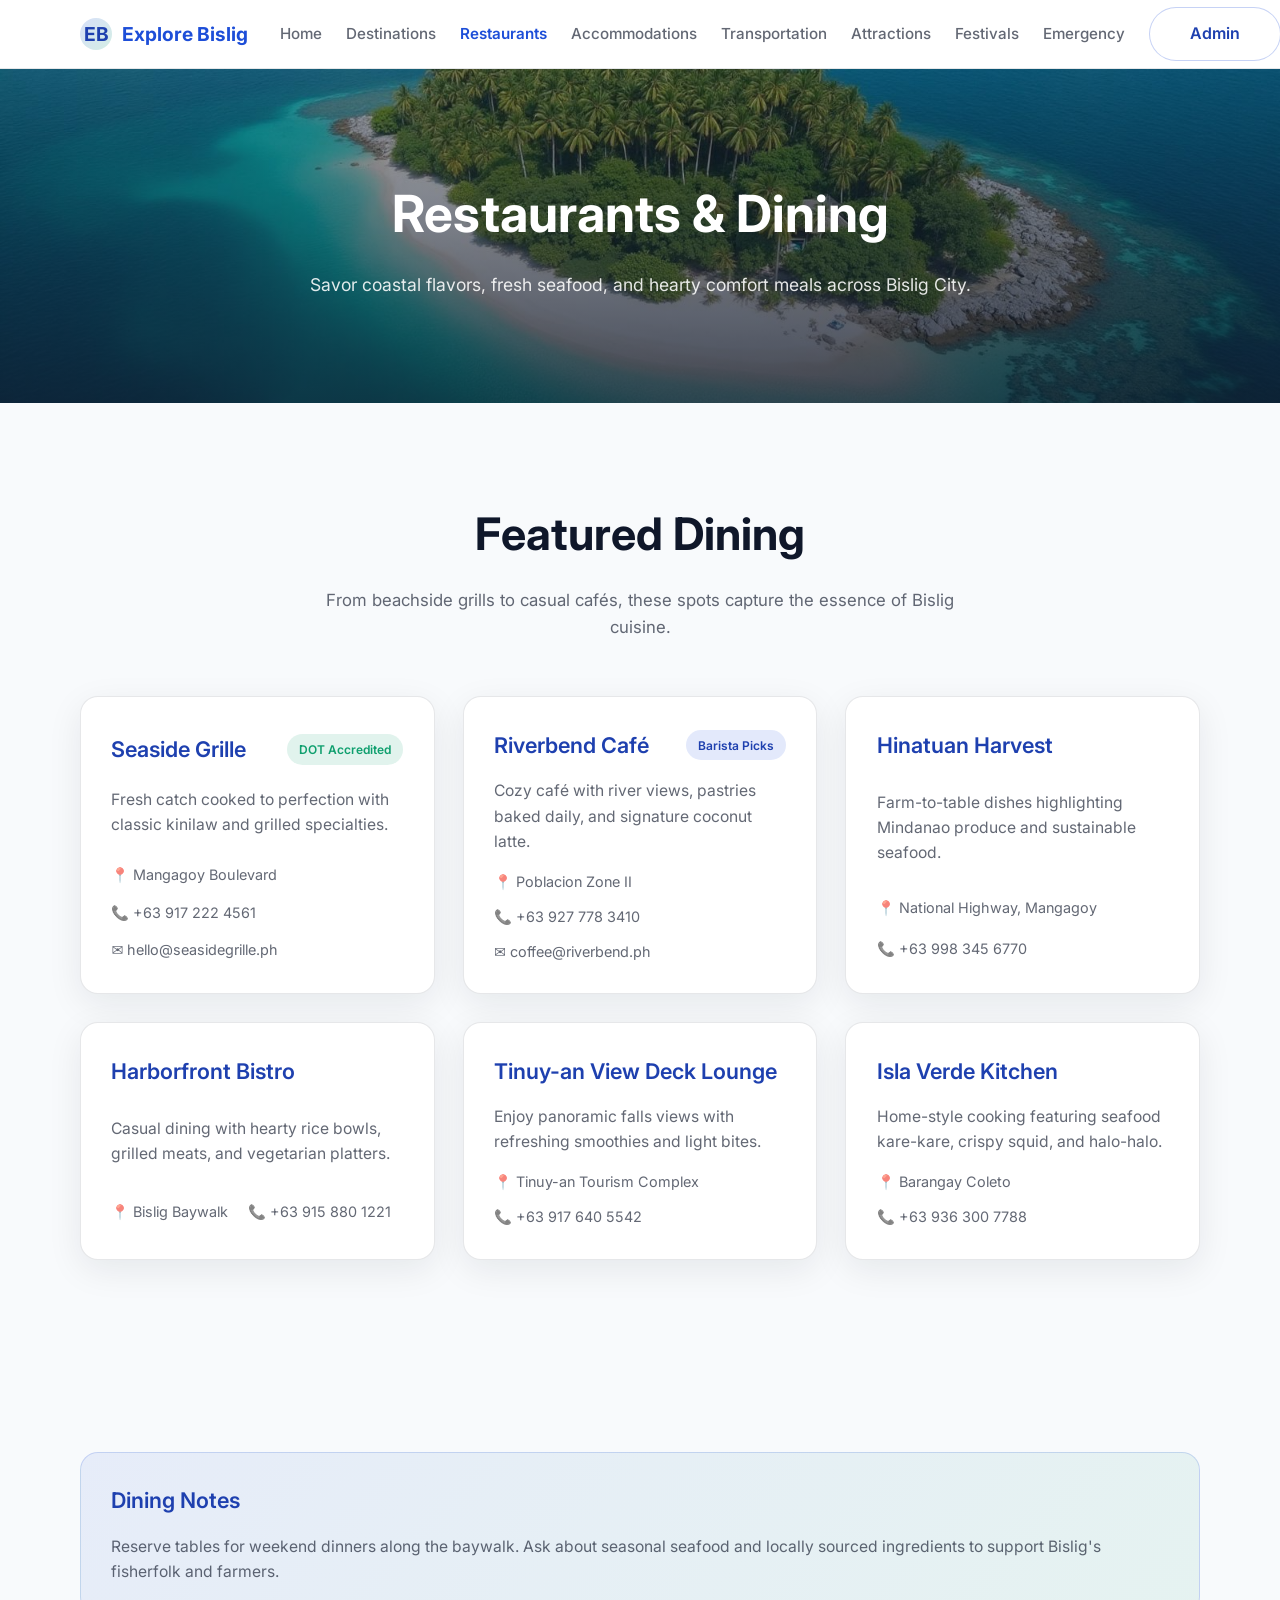
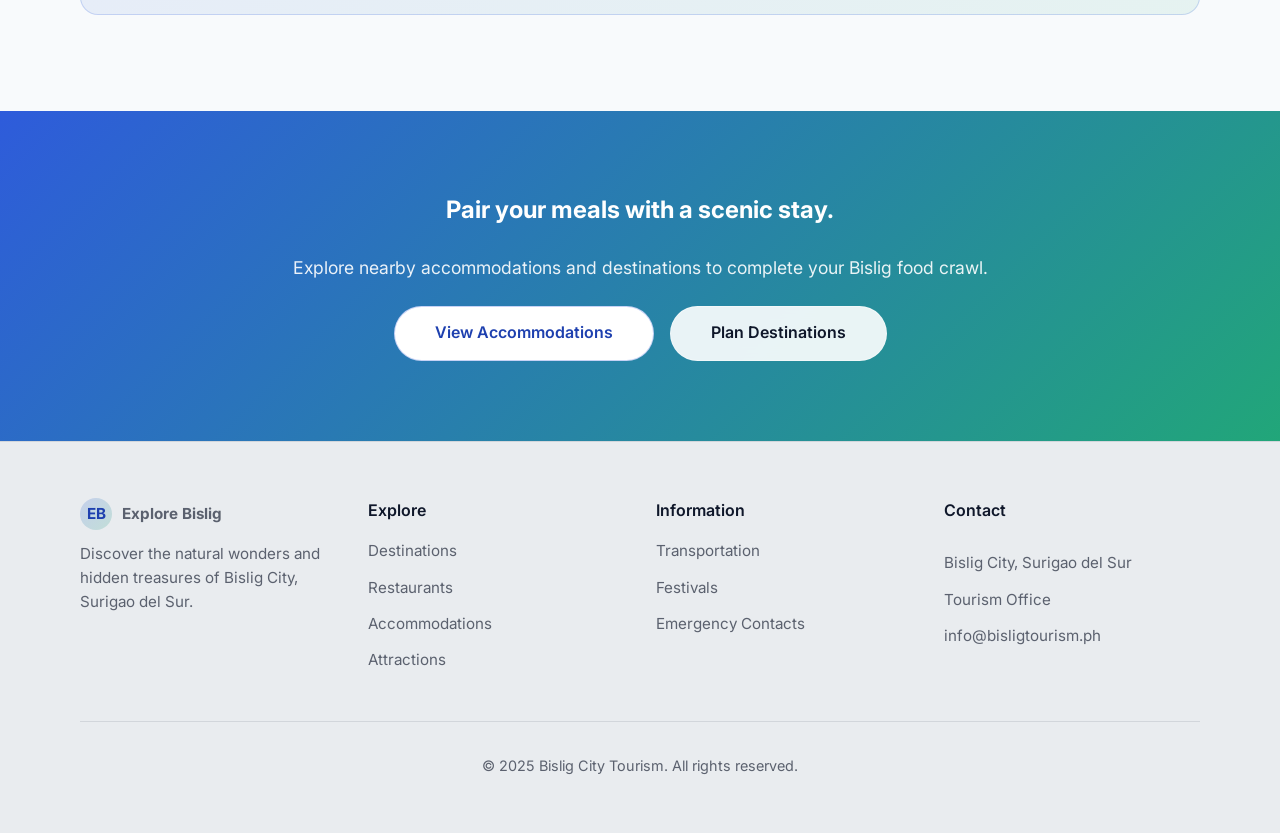
<file: restaurants.html>
<!doctype html>
<html lang="en">
  <head>
    <meta charset="utf-8" />
    <meta name="viewport" content="width=device-width, initial-scale=1" />
    <title>Bislig Restaurants</title>
    <meta
      name="description"
      content="Explore dining options in Bislig City, from seaside grills to cozy cafés serving local favorites."
    />
    <link rel="preconnect" href="https://fonts.googleapis.com" />
    <link rel="preconnect" href="https://fonts.gstatic.com" crossorigin />
    <link
      href="https://fonts.googleapis.com/css2?family=Inter:wght@400;500;600;700&display=swap"
      rel="stylesheet"
    />
    <link rel="stylesheet" href="styles.css" />
  </head>
  <body>
    <header class="navbar">
      <div class="container nav-container">
        <a class="logo" href="index.html" aria-label="Explore Bislig logo">
          <span class="palm" aria-hidden="true">EB</span>
          Explore&nbsp;Bislig
        </a>
        <input type="checkbox" id="nav-toggle" class="nav-toggle" />
        <label for="nav-toggle" class="nav-toggle-label" aria-label="Toggle navigation menu">
          ☰
        </label>
        <nav class="nav-links" aria-label="Primary">
          <a class="nav-link" href="index.html">Home</a>
          <a class="nav-link" href="destinations.html">Destinations</a>
          <a class="nav-link active" href="restaurants.html">Restaurants</a>
          <a class="nav-link" href="accommodations.html">Accommodations</a>
          <a class="nav-link" href="transportation.html">Transportation</a>
          <a class="nav-link" href="attractions.html">Attractions</a>
          <a class="nav-link" href="festivals.html">Festivals</a>
          <a class="nav-link" href="emergency.html">Emergency</a>
          <a class="btn btn-secondary" href="admin/admin.php">Admin</a>
        </nav>
      </div>
    </header>

    <main>
      <section class="page-hero" style="--hero-image: url('assets/hagonoy-island.jpg');">
        <div class="container">
          <h1>Restaurants &amp; Dining</h1>
          <p>Savor coastal flavors, fresh seafood, and hearty comfort meals across Bislig City.</p>
        </div>
      </section>

      <section class="section">
        <div class="container">
          <header class="section-header">
            <h2>Featured Dining</h2>
            <p>From beachside grills to casual cafés, these spots capture the essence of Bislig cuisine.</p>
          </header>
          <div class="grid three">
            <article class="card">
              <div class="flex-between">
                <h3>Seaside Grille</h3>
                <span class="badge">DOT Accredited</span>
              </div>
              <p>Fresh catch cooked to perfection with classic kinilaw and grilled specialties.</p>
              <div class="meta">
                <span>📍 Mangagoy Boulevard</span>
                <span>📞 +63 917 222 4561</span>
                <span>✉️ hello@seasidegrille.ph</span>
              </div>
            </article>
            <article class="card">
              <div class="flex-between">
                <h3>Riverbend Café</h3>
                <span class="badge blue">Barista Picks</span>
              </div>
              <p>Cozy café with river views, pastries baked daily, and signature coconut latte.</p>
              <div class="meta">
                <span>📍 Poblacion Zone II</span>
                <span>📞 +63 927 778 3410</span>
                <span>✉️ coffee@riverbend.ph</span>
              </div>
            </article>
            <article class="card">
              <h3>Hinatuan Harvest</h3>
              <p>Farm-to-table dishes highlighting Mindanao produce and sustainable seafood.</p>
              <div class="meta">
                <span>📍 National Highway, Mangagoy</span>
                <span>📞 +63 998 345 6770</span>
              </div>
            </article>
            <article class="card">
              <h3>Harborfront Bistro</h3>
              <p>Casual dining with hearty rice bowls, grilled meats, and vegetarian platters.</p>
              <div class="meta">
                <span>📍 Bislig Baywalk</span>
                <span>📞 +63 915 880 1221</span>
              </div>
            </article>
            <article class="card">
              <h3>Tinuy-an View Deck Lounge</h3>
              <p>Enjoy panoramic falls views with refreshing smoothies and light bites.</p>
              <div class="meta">
                <span>📍 Tinuy-an Tourism Complex</span>
                <span>📞 +63 917 640 5542</span>
              </div>
            </article>
            <article class="card">
              <h3>Isla Verde Kitchen</h3>
              <p>Home-style cooking featuring seafood kare-kare, crispy squid, and halo-halo.</p>
              <div class="meta">
                <span>📍 Barangay Coleto</span>
                <span>📞 +63 936 300 7788</span>
              </div>
            </article>
          </div>
        </div>
      </section>

      <section class="section">
        <div class="container">
          <div class="card highlight">
            <h3>Dining Notes</h3>
            <p>
              Reserve tables for weekend dinners along the baywalk. Ask about seasonal seafood and locally sourced
              ingredients to support Bislig's fisherfolk and farmers.
            </p>
          </div>
        </div>
      </section>
    </main>

    <section class="cta-section">
      <div class="container">
        <h2 class="weight-semibold">Pair your meals with a scenic stay.</h2>
        <p>Explore nearby accommodations and destinations to complete your Bislig food crawl.</p>
        <div class="button-row">
          <a class="btn btn-secondary" href="accommodations.html">View Accommodations</a>
          <a class="btn btn-outline" href="destinations.html">Plan Destinations</a>
        </div>
      </div>
    </section>

    <footer class="footer">
      <div class="container">
        <div class="footer-grid">
          <div class="flex-col gap-sm">
            <span class="logo">
              <span class="palm" aria-hidden="true">EB</span>
              Explore&nbsp;Bislig
            </span>
            <p>
              Discover the natural wonders and hidden treasures of Bislig City, Surigao del Sur.
            </p>
          </div>
          <div>
            <h4>Explore</h4>
            <div class="flex-col gap-sm">
              <a href="destinations.html">Destinations</a>
              <a href="restaurants.html">Restaurants</a>
              <a href="accommodations.html">Accommodations</a>
              <a href="attractions.html">Attractions</a>
            </div>
          </div>
          <div>
            <h4>Information</h4>
            <div class="flex-col gap-sm">
              <a href="transportation.html">Transportation</a>
              <a href="festivals.html">Festivals</a>
              <a href="emergency.html">Emergency Contacts</a>
            </div>
          </div>
          <div class="flex-col gap-sm">
            <h4>Contact</h4>
            <span>Bislig City, Surigao del Sur</span>
            <span>Tourism Office</span>
            <a href="mailto:info@bisligtourism.ph">info@bisligtourism.ph</a>
          </div>
        </div>
        <div class="footer-bottom">
          &copy; 2025 Bislig City Tourism. All rights reserved.
        </div>
      </div>
    </footer>
  </body>
</html>
</file>
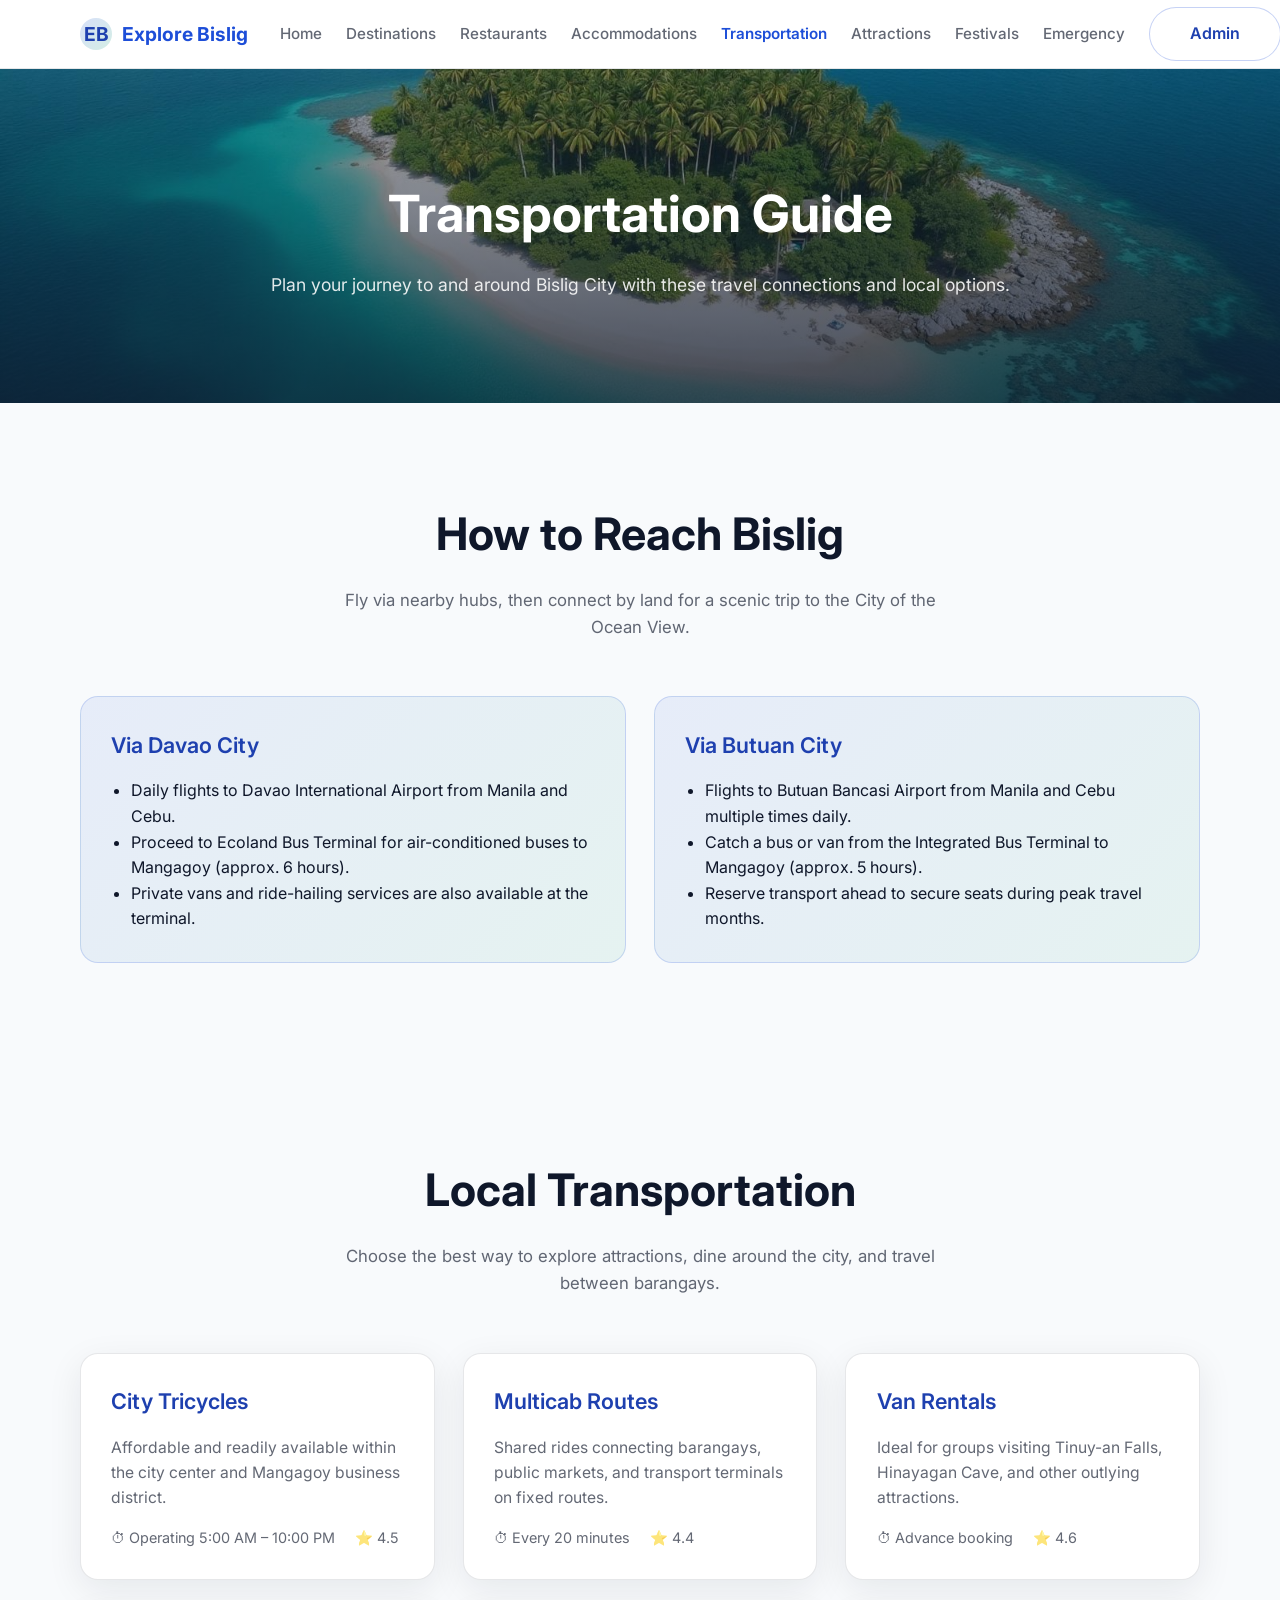
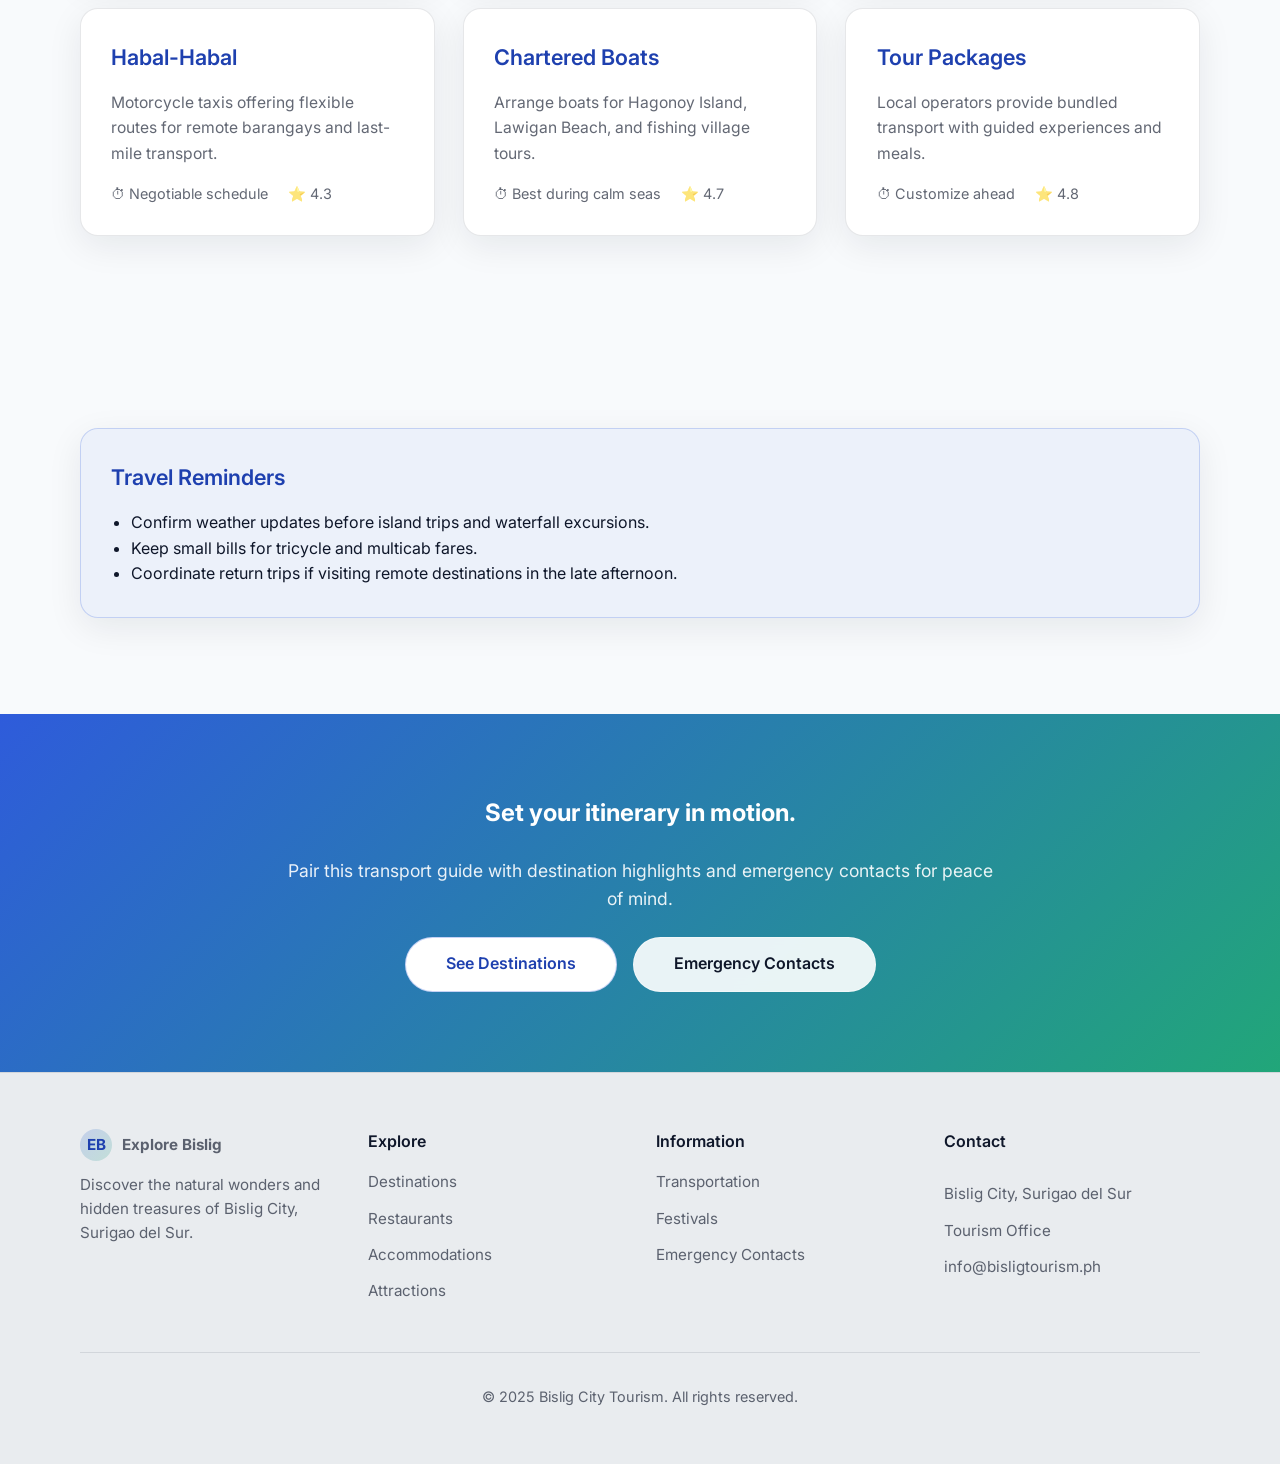
<file: transportation.html>
<!doctype html>
<html lang="en">
  <head>
    <meta charset="utf-8" />
    <meta name="viewport" content="width=device-width, initial-scale=1" />
    <title>Bislig Transportation</title>
    <meta
      name="description"
      content="Navigate Bislig City with travel guides, airport connections, and local transport tips."
    />
    <link rel="preconnect" href="https://fonts.googleapis.com" />
    <link rel="preconnect" href="https://fonts.gstatic.com" crossorigin />
    <link
      href="https://fonts.googleapis.com/css2?family=Inter:wght@400;500;600;700&display=swap"
      rel="stylesheet"
    />
    <link rel="stylesheet" href="styles.css" />
  </head>
  <body>
    <header class="navbar">
      <div class="container nav-container">
        <a class="logo" href="index.html" aria-label="Explore Bislig logo">
          <span class="palm" aria-hidden="true">EB</span>
          Explore&nbsp;Bislig
        </a>
        <input type="checkbox" id="nav-toggle" class="nav-toggle" />
        <label for="nav-toggle" class="nav-toggle-label" aria-label="Toggle navigation menu">
          ☰
        </label>
        <nav class="nav-links" aria-label="Primary">
          <a class="nav-link" href="index.html">Home</a>
          <a class="nav-link" href="destinations.html">Destinations</a>
          <a class="nav-link" href="restaurants.html">Restaurants</a>
          <a class="nav-link" href="accommodations.html">Accommodations</a>
          <a class="nav-link active" href="transportation.html">Transportation</a>
          <a class="nav-link" href="attractions.html">Attractions</a>
          <a class="nav-link" href="festivals.html">Festivals</a>
          <a class="nav-link" href="emergency.html">Emergency</a>
          <a class="btn btn-secondary" href="admin/admin.php">Admin</a>
        </nav>
      </div>
    </header>

    <main>
      <section class="page-hero" style="--hero-image: url('assets/hagonoy-island.jpg');">
        <div class="container">
          <h1>Transportation Guide</h1>
          <p>Plan your journey to and around Bislig City with these travel connections and local options.</p>
        </div>
      </section>

      <section class="section">
        <div class="container">
          <header class="section-header">
            <h2>How to Reach Bislig</h2>
            <p>Fly via nearby hubs, then connect by land for a scenic trip to the City of the Ocean View.</p>
          </header>
          <div class="grid two">
            <article class="card highlight">
              <h3>Via Davao City</h3>
              <ul>
                <li>Daily flights to Davao International Airport from Manila and Cebu.</li>
                <li>Proceed to Ecoland Bus Terminal for air-conditioned buses to Mangagoy (approx. 6 hours).</li>
                <li>Private vans and ride-hailing services are also available at the terminal.</li>
              </ul>
            </article>
            <article class="card highlight">
              <h3>Via Butuan City</h3>
              <ul>
                <li>Flights to Butuan Bancasi Airport from Manila and Cebu multiple times daily.</li>
                <li>Catch a bus or van from the Integrated Bus Terminal to Mangagoy (approx. 5 hours).</li>
                <li>Reserve transport ahead to secure seats during peak travel months.</li>
              </ul>
            </article>
          </div>
        </div>
      </section>

      <section class="section">
        <div class="container">
          <header class="section-header">
            <h2>Local Transportation</h2>
            <p>Choose the best way to explore attractions, dine around the city, and travel between barangays.</p>
          </header>
          <div class="grid three">
            <article class="card">
              <h3>City Tricycles</h3>
              <p>Affordable and readily available within the city center and Mangagoy business district.</p>
              <div class="meta">
                <span>⏱ Operating 5:00 AM – 10:00 PM</span>
                <span>⭐ 4.5</span>
              </div>
            </article>
            <article class="card">
              <h3>Multicab Routes</h3>
              <p>Shared rides connecting barangays, public markets, and transport terminals on fixed routes.</p>
              <div class="meta">
                <span>⏱ Every 20 minutes</span>
                <span>⭐ 4.4</span>
              </div>
            </article>
            <article class="card">
              <h3>Van Rentals</h3>
              <p>Ideal for groups visiting Tinuy-an Falls, Hinayagan Cave, and other outlying attractions.</p>
              <div class="meta">
                <span>⏱ Advance booking</span>
                <span>⭐ 4.6</span>
              </div>
            </article>
            <article class="card">
              <h3>Habal-Habal</h3>
              <p>Motorcycle taxis offering flexible routes for remote barangays and last-mile transport.</p>
              <div class="meta">
                <span>⏱ Negotiable schedule</span>
                <span>⭐ 4.3</span>
              </div>
            </article>
            <article class="card">
              <h3>Chartered Boats</h3>
              <p>Arrange boats for Hagonoy Island, Lawigan Beach, and fishing village tours.</p>
              <div class="meta">
                <span>⏱ Best during calm seas</span>
                <span>⭐ 4.7</span>
              </div>
            </article>
            <article class="card">
              <h3>Tour Packages</h3>
              <p>Local operators provide bundled transport with guided experiences and meals.</p>
              <div class="meta">
                <span>⏱ Customize ahead</span>
                <span>⭐ 4.8</span>
              </div>
            </article>
          </div>
        </div>
      </section>

      <section class="section">
        <div class="container">
          <div class="card notice">
            <h3>Travel Reminders</h3>
            <ul>
              <li>Confirm weather updates before island trips and waterfall excursions.</li>
              <li>Keep small bills for tricycle and multicab fares.</li>
              <li>Coordinate return trips if visiting remote destinations in the late afternoon.</li>
            </ul>
          </div>
        </div>
      </section>
    </main>

    <section class="cta-section">
      <div class="container">
        <h2 class="weight-semibold">Set your itinerary in motion.</h2>
        <p>Pair this transport guide with destination highlights and emergency contacts for peace of mind.</p>
        <div class="button-row">
          <a class="btn btn-secondary" href="destinations.html">See Destinations</a>
          <a class="btn btn-outline" href="emergency.html">Emergency Contacts</a>
        </div>
      </div>
    </section>

    <footer class="footer">
      <div class="container">
        <div class="footer-grid">
          <div class="flex-col gap-sm">
            <span class="logo">
              <span class="palm" aria-hidden="true">EB</span>
              Explore&nbsp;Bislig
            </span>
            <p>
              Discover the natural wonders and hidden treasures of Bislig City, Surigao del Sur.
            </p>
          </div>
          <div>
            <h4>Explore</h4>
            <div class="flex-col gap-sm">
              <a href="destinations.html">Destinations</a>
              <a href="restaurants.html">Restaurants</a>
              <a href="accommodations.html">Accommodations</a>
              <a href="attractions.html">Attractions</a>
            </div>
          </div>
          <div>
            <h4>Information</h4>
            <div class="flex-col gap-sm">
              <a href="transportation.html">Transportation</a>
              <a href="festivals.html">Festivals</a>
              <a href="emergency.html">Emergency Contacts</a>
            </div>
          </div>
          <div class="flex-col gap-sm">
            <h4>Contact</h4>
            <span>Bislig City, Surigao del Sur</span>
            <span>Tourism Office</span>
            <a href="mailto:info@bisligtourism.ph">info@bisligtourism.ph</a>
          </div>
        </div>
        <div class="footer-bottom">
          &copy; 2025 Bislig City Tourism. All rights reserved.
        </div>
      </div>
    </footer>
  </body>
</html>
</file>
<file: styles.css>
/* Global Reset */
*, *::before, *::after {
  box-sizing: border-box;
  margin: 0;
  padding: 0;
}

:root {
  --color-background: #f8fafc;
  --color-surface: #ffffff;
  --color-border: rgba(15, 23, 42, 0.1);
  --color-text: #0f172a;
  --color-muted: rgba(15, 23, 42, 0.65);
  --color-primary: #1d4ed8;
  --color-primary-dark: #1e40af;
  --color-accent: #0f9f6e;
  --shadow-soft: 0 10px 35px rgba(15, 23, 42, 0.08);
  --shadow-hover: 0 18px 45px rgba(15, 23, 42, 0.15);
  font-size: 16px;
}

body {
  font-family: "Inter", "Segoe UI", system-ui, -apple-system, sans-serif;
  background: var(--color-background);
  color: var(--color-text);
  line-height: 1.6;
  min-height: 100vh;
  display: flex;
  flex-direction: column;
}

img {
  max-width: 100%;
  display: block;
}

a {
  color: inherit;
  text-decoration: none;
}

.container {
  width: min(1120px, 92vw);
  margin: 0 auto;
}

.button-row {
  display: flex;
  flex-wrap: wrap;
  gap: 1rem;
  justify-content: center;
}

.btn {
  display: inline-flex;
  align-items: center;
  justify-content: center;
  padding: 0.85rem 2.5rem;
  border-radius: 999px;
  font-size: 1rem;
  font-weight: 600;
  transition: transform 0.25s ease, box-shadow 0.25s ease, background 0.25s ease, color 0.25s ease;
  cursor: pointer;
  border: 1px solid transparent;
}

.btn-primary {
  background: linear-gradient(135deg, var(--color-primary), var(--color-accent));
  color: #ffffff;
  box-shadow: var(--shadow-soft);
}

.btn-primary:hover {
  transform: translateY(-3px);
  box-shadow: var(--shadow-hover);
}

.btn-outline {
  background: rgba(255, 255, 255, 0.9);
  border-color: rgba(255, 255, 255, 0.35);
  color: var(--color-text);
  backdrop-filter: blur(6px);
}

.btn-outline:hover {
  border-color: rgba(255, 255, 255, 0.6);
  color: var(--color-primary-dark);
}

.btn-secondary {
  background: #ffffff;
  color: var(--color-primary-dark);
  border-color: rgba(29, 78, 216, 0.25);
}

.btn-secondary:hover {
  background: rgba(29, 78, 216, 0.08);
}

.badge {
  display: inline-flex;
  align-items: center;
  gap: 0.4rem;
  padding: 0.35rem 0.75rem;
  border-radius: 999px;
  font-size: 0.75rem;
  font-weight: 600;
  background: rgba(15, 159, 110, 0.12);
  color: var(--color-accent);
}

.badge.blue {
  background: rgba(29, 78, 216, 0.12);
  color: var(--color-primary-dark);
}

.tag {
  display: inline-flex;
  align-items: center;
  gap: 0.5rem;
  font-size: 0.9rem;
  color: var(--color-muted);
}

/* Navigation */
.navbar {
  position: sticky;
  top: 0;
  width: 100%;
  background: rgba(255, 255, 255, 0.95);
  backdrop-filter: blur(10px);
  border-bottom: 1px solid var(--color-border);
  z-index: 100;
}

.nav-container {
  display: flex;
  align-items: center;
  justify-content: space-between;
  height: 4.25rem;
  gap: 2rem; /* Add gap between logo and nav-links */
}


.logo {
  display: inline-flex;
  align-items: center;
  gap: 0.6rem;
  font-size: 1.2rem;
  font-weight: 700;
  color: var(--color-primary);
}

.logo .logo-img {
  width: 3rem;
  height: 3rem;
  object-fit: contain;
  border-radius: 50%;
  flex-shrink: 0;
}

.logo span {
  white-space:nowrap;
}

.logo span.palm {
  width: 2rem;
  height: 2rem;
  display: grid;
  place-items: center;
  border-radius: 50%;
  background: linear-gradient(135deg, rgba(29, 78, 216, 0.18), rgba(15, 159, 110, 0.18));
  color: var(--color-primary-dark);
  font-weight: 700;
}

.nav-links {
  display: flex;
  align-items: center;
  gap: 1.5rem;
  font-size: 0.95rem;
  font-weight: 500;
}

.nav-link {
  color: var(--color-muted);
  transition: color 0.2s ease;
}

.nav-link:hover {
  color: var(--color-primary);
}

.nav-link.active {
  color: var(--color-primary);
  font-weight: 600;
}

.nav-toggle,
.nav-toggle-label {
  display: none;
}

/* Mobile Nav */
@media (max-width: 860px) {
  .nav-container {
    flex-direction: row;
    align-items: center;
    justify-content: space-between;
    height: 3.5rem;
    padding: 0 0.75rem;
  }
  .logo {
    font-size: 1rem;
    gap: 0.4rem;
  }
  .logo .logo-img {
    width: 1.5rem;
    height: 1.5rem;
  }
  .logo span {
    font-size: 1rem;
  }
  .nav-links {
    position: fixed;
    top: 0;
    right: 0;
    width: min(320px, 85vw);
    height: 100vh;
    background: #fff;
    box-shadow: -8px 0 32px rgba(15, 23, 42, 0.12);
    flex-direction: column;
    align-items: flex-start;
    gap: 0.5rem;
    padding: 5rem 1.5rem 2rem;
    transform: translateX(100%);
    transition: transform 0.4s cubic-bezier(0.4, 0, 0.2, 1);
    overflow-y: auto;
    z-index: 999;
    display: none;
  }
  .nav-toggle:checked ~ .nav-links {
    display: flex;
    transform: translateX(0);
  }
  .nav-toggle-label {
    display: inline-flex;
    align-items: center;
    justify-content: center;
    width: 2.5rem;
    height: 2.5rem;
    border-radius: 50%;
    border: 1px solid #eee;
    background: #fff;
    color: var(--color-primary);
    font-size: 1.5rem;
    cursor: pointer;
    margin-left: auto;
    z-index: 1001;
  }
  .nav-link {
    width: 100%;
    padding: 1rem 0.5rem;
    font-size: 1.1rem;
    text-align: left;
  }
  .nav-links .btn {
    width: 100%;
    margin-top: 1rem;
    justify-content: center;
  }
}

/* Hero */
.hero {
  position: relative;
  min-height: clamp(26rem, 80vh, 36rem);
  display: grid;
  place-items: center;
  text-align: center;
  color: #ffffff;
  overflow: hidden;
}

.hero::before {
  content: "";
  position: absolute;
  inset: 0;
  background-image: var(--hero-image, none);
  background-size: cover;
  background-position: center;
  z-index: -2;
}

.hero::after {
  content: "";
  position: absolute;
  inset: 0;
  background: linear-gradient(180deg, rgba(15, 23, 42, 0.3), rgba(15, 23, 42, 0.75));
  z-index: -1;
}

.hero .hero-content {
  width: min(820px, 92vw);
  display: grid;
  gap: 1.5rem;
  padding: clamp(3rem, 8vw, 5rem) 0;
}

.hero h1 {
  font-size: clamp(2.5rem, 7vw, 4.5rem);
  font-weight: 700;
  letter-spacing: -0.03em;
}

.hero p {
  font-size: clamp(1.1rem, 3vw, 1.4rem);
  color: rgba(255, 255, 255, 0.9);
}

/* Subpage hero */
.page-hero {
  position: relative;
  padding: clamp(4.5rem, 10vw, 6.5rem) 0;
  text-align: center;
  color: #ffffff;
  overflow: hidden;
}

.page-hero::before {
  content: "";
  position: absolute;
  inset: 0;
  background-image: var(--hero-image, none);
  background-size: cover;
  background-position: center;
  z-index: -2;
}

.page-hero::after {
  content: "";
  position: absolute;
  inset: 0;
  background: linear-gradient(180deg, rgba(15, 23, 42, 0.35), rgba(15, 23, 42, 0.78));
  z-index: -1;
}

.page-hero .container {
  width: min(780px, 92vw);
  display: grid;
  gap: 1rem;
}

.page-hero h1 {
  font-size: clamp(2.4rem, 6vw, 3.2rem);
  font-weight: 700;
}

.page-hero p {
  font-size: clamp(1rem, 2.8vw, 1.1rem);
  color: rgba(255, 255, 255, 0.88);
}

/* Lists */
ul {
  padding-left: 1.25rem;
  list-style: disc;
}

ul.clean {
  list-style: none;
  padding-left: 0;
}

ul.clean li + li {
  margin-top: 0.5rem;
}

/* Contact card */
.contact-card {
  border-left: 4px solid rgba(29, 78, 216, 0.3);
  padding-left: 1.25rem;
}

.contact-card strong {
  display: inline-block;
  margin-bottom: 0.35rem;
  color: var(--color-primary-dark);
}

/* Forms */
form {
  display: grid;
  gap: 1.2rem;
}

label {
  font-size: 0.9rem;
  font-weight: 600;
  color: var(--color-primary-dark);
}

input,
textarea {
  width: 100%;
  padding: 0.85rem 1rem;
  border-radius: 12px;
  border: 1px solid rgba(15, 23, 42, 0.15);
  background: #ffffff;
  font-size: 0.95rem;
  transition: border 0.2s ease, box-shadow 0.2s ease;
}

input:focus,
textarea:focus {
  border-color: rgba(29, 78, 216, 0.45);
  outline: none;
  box-shadow: 0 0 0 4px rgba(29, 78, 216, 0.12);
}

input::placeholder,
textarea::placeholder {
  color: rgba(15, 23, 42, 0.4);
}

/* Sections */
.section {
  padding: clamp(3.5rem, 8vw, 6rem) 0;
}

.section-header {
  text-align: center;
  margin-bottom: 3.5rem;
  display: grid;
  gap: 1rem;
}

.section-header h2 {
  font-size: clamp(2rem, 4vw, 2.8rem);
  font-weight: 700;
}

.section-header p {
  color: var(--color-muted);
  font-size: 1.05rem;
  width: min(640px, 90vw);
  justify-self: center;
}

/* Grid Helpers */
.grid {
  display: grid;
  gap: 1.75rem;
}

.grid.two {
  grid-template-columns: repeat(auto-fit, minmax(260px, 1fr));
}

.grid.three {
  grid-template-columns: repeat(auto-fit, minmax(280px, 1fr));
}

.grid.auto {
  grid-template-columns: repeat(auto-fit, minmax(240px, 1fr));
}

/* Cards */
.card {
  background: var(--color-surface);
  border-radius: 18px;
  border: 1px solid var(--color-border);
  padding: 1.9rem;
  box-shadow: var(--shadow-soft);
  display: grid;
  gap: 1rem;
  transition: transform 0.25s ease, box-shadow 0.25s ease;
}

.card:hover {
  transform: translateY(-6px);
  box-shadow: var(--shadow-hover);
}

.card img.rounded {
  border-radius: 14px;
}

.card h3 {
  font-size: 1.35rem;
  font-weight: 600;
  color: var(--color-primary-dark);
}

.card p {
  color: var(--color-muted);
  font-size: 0.98rem;
}

.card .meta {
  display: flex;
  flex-wrap: wrap;
  gap: 0.75rem 1.25rem;
  font-size: 0.9rem;
  color: var(--color-muted);
}

.card .meta span {
  display: inline-flex;
  align-items: center;
  gap: 0.4rem;
}

.card.highlight {
  background: linear-gradient(135deg, rgba(29, 78, 216, 0.08), rgba(15, 159, 110, 0.08));
  border: 1px solid rgba(29, 78, 216, 0.18);
  box-shadow: none;
}

.card.notice {
  background: rgba(29, 78, 216, 0.05);
  border: 1px solid rgba(29, 78, 216, 0.2);
}

/* Feature Icons */
.feature-icon {
  width: 3.25rem;
  height: 3.25rem;
  border-radius: 16px;
  display: grid;
  place-items: center;
  background: linear-gradient(135deg, rgba(29, 78, 216, 0.18), rgba(15, 159, 110, 0.18));
  color: var(--color-primary-dark);
  font-weight: 700;
  font-size: 1.15rem;
}

/* Tables */
.info-table {
  width: 100%;
  border-collapse: collapse;
  font-size: 0.95rem;
  overflow: hidden;
  border-radius: 16px;
  border: 1px solid var(--color-border);
}

.info-table thead {
  background: rgba(29, 78, 216, 0.08);
  color: var(--color-primary-dark);
}

.info-table th,
.info-table td {
  padding: 1.1rem 1.25rem;
  text-align: left;
}

.info-table tbody tr + tr {
  border-top: 1px solid var(--color-border);
}

/* CTA */
.cta-section {
  background: linear-gradient(135deg, rgba(29, 78, 216, 0.92), rgba(15, 159, 110, 0.92));
  color: #ffffff;
  text-align: center;
  padding: clamp(3.5rem, 8vw, 5rem) 0;
}

.cta-section .container {
  display: grid;
  gap: 1.5rem;
  width: min(720px, 94vw);
}

.cta-section p {
  color: rgba(255, 255, 255, 0.9);
  font-size: 1.1rem;
}

/* Footer */
.footer {
  margin-top: auto;
  background: rgba(15, 23, 42, 0.06);
  border-top: 1px solid var(--color-border);
}

.footer .container {
  padding: 3.5rem 0;
}

.footer-grid {
  display: grid;
  gap: 2rem;
  grid-template-columns: repeat(auto-fit, minmax(200px, 1fr));
}

.footer h4 {
  font-size: 1rem;
  font-weight: 600;
  margin-bottom: 1rem;
}

.footer p,
.footer a,
.footer span {
  font-size: 0.95rem;
  color: var(--color-muted);
}

.footer a:hover {
  color: var(--color-primary);
}

.footer-bottom {
  margin-top: 3rem;
  padding-top: 2rem;
  border-top: 1px solid var(--color-border);
  text-align: center;
  font-size: 0.9rem;
  color: var(--color-muted);
}

/* Utility */
.text-center {
  text-align: center;
}

.text-muted {
  color: var(--color-muted);
}

.flex {
  display: flex;
}

.flex-between {
  display: flex;
  align-items: center;
  justify-content: space-between;
}

.flex-col {
  display: flex;
  flex-direction: column;
  gap: 1rem;
}

.gap-sm {
  gap: 0.75rem;
}

.gap-md {
  gap: 1.25rem;
}

.gap-lg {
  gap: 2rem;
}

.rounded {
  border-radius: 16px;
}

.shadow-soft {
  box-shadow: var(--shadow-soft);
}

.text-small {
  font-size: 0.9rem;
}

.text-large {
  font-size: 1.1rem;
}

.text-xl {
  font-size: 1.35rem;
}

.weight-medium {
  font-weight: 600;
}

.weight-semibold {
  font-weight: 700;
}

/* Responsive Tweaks */
@media (max-width: 640px) {
  .section {
    padding: 3rem 0;
  }

  .card {
    padding: 1.5rem;
  }

  .button-row {
    flex-direction: column;
  }

  .hero .hero-content {
    gap: 1.25rem;
  }

  .footer .container {
    padding: 3rem 0;
  }
}
</file>
